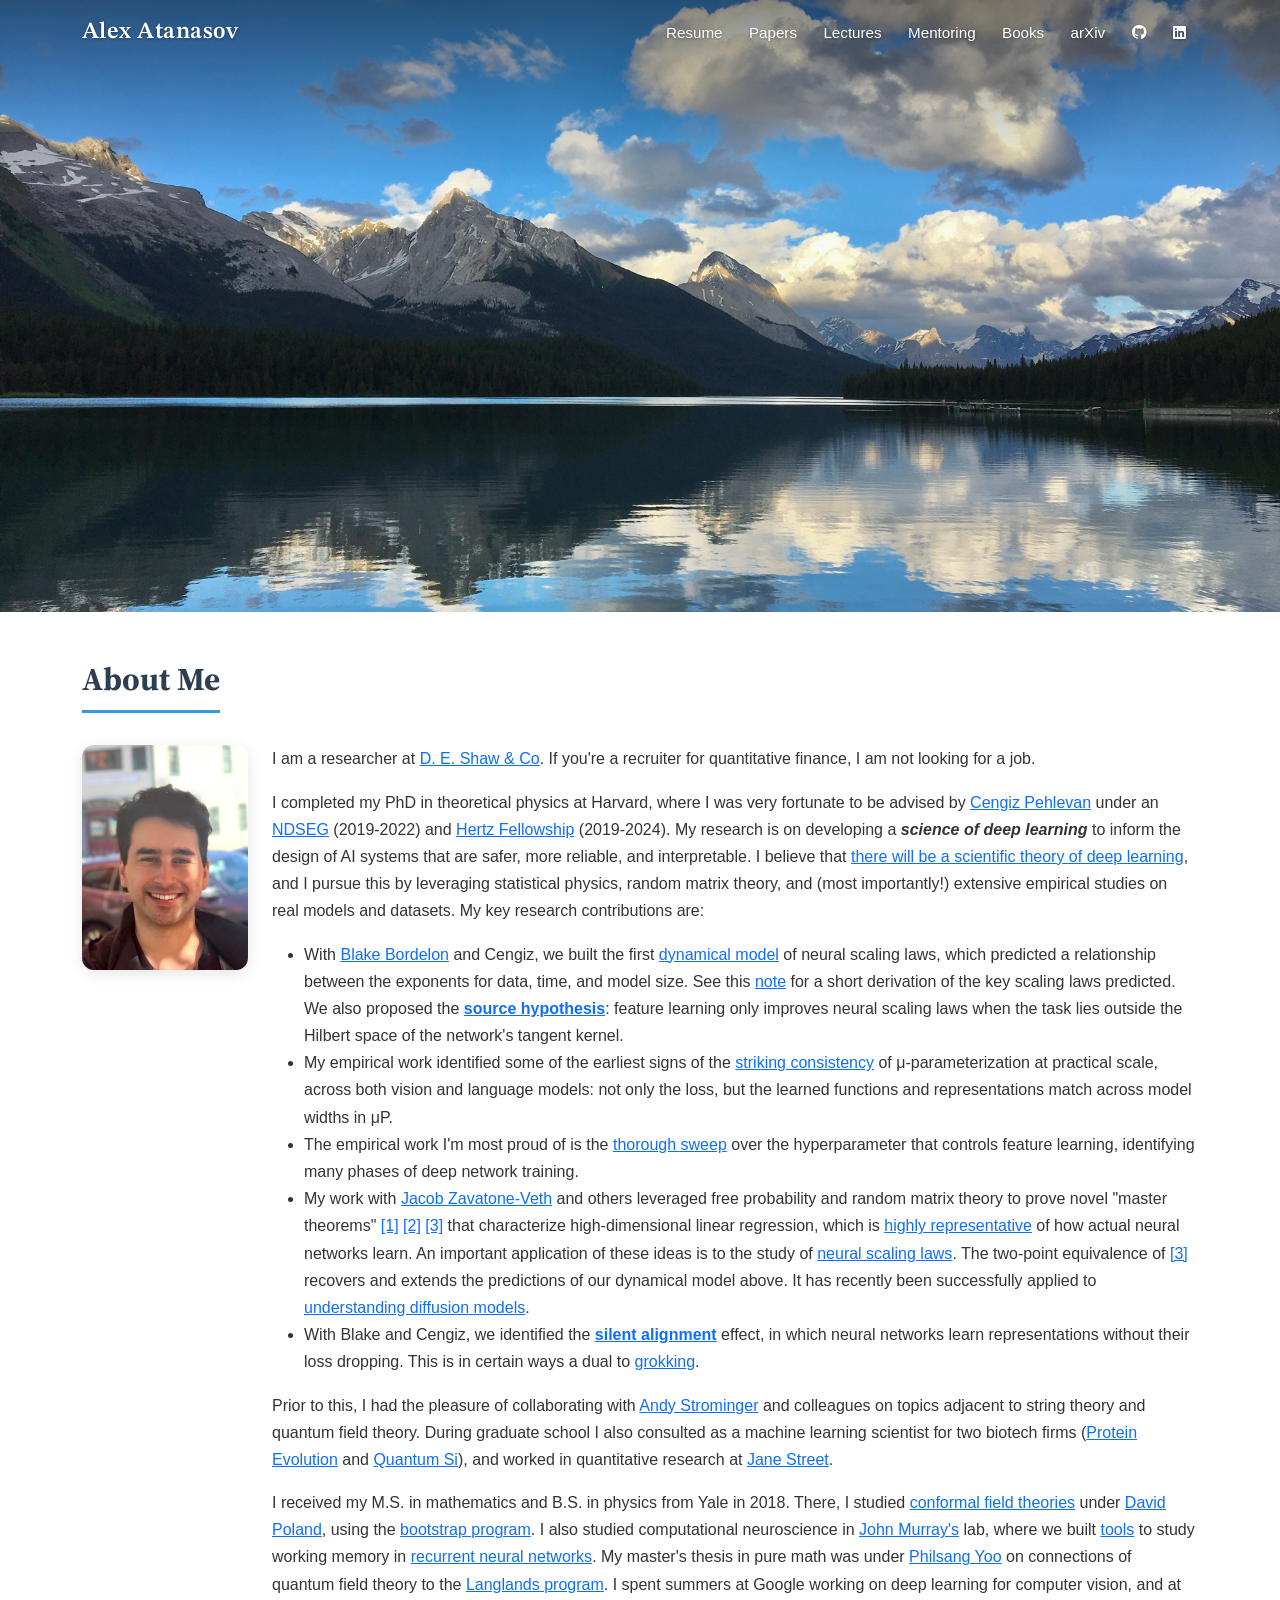
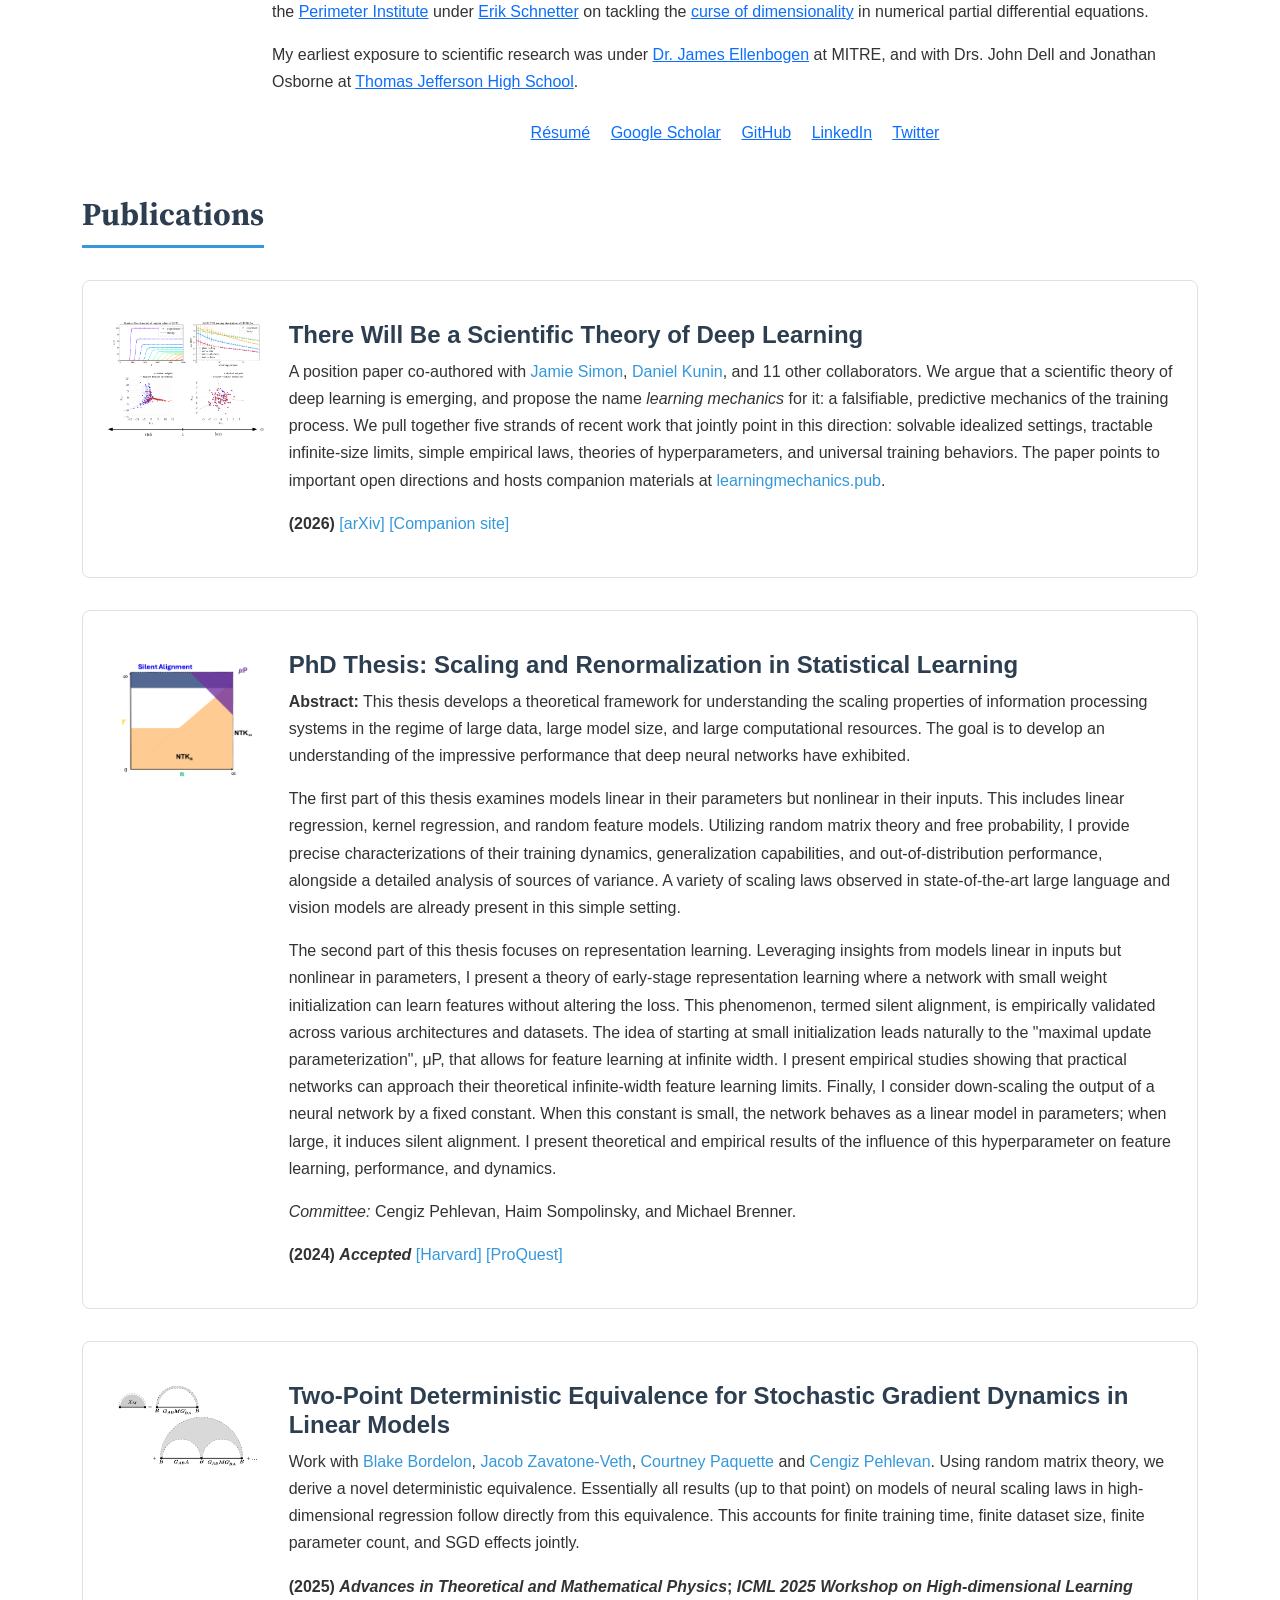
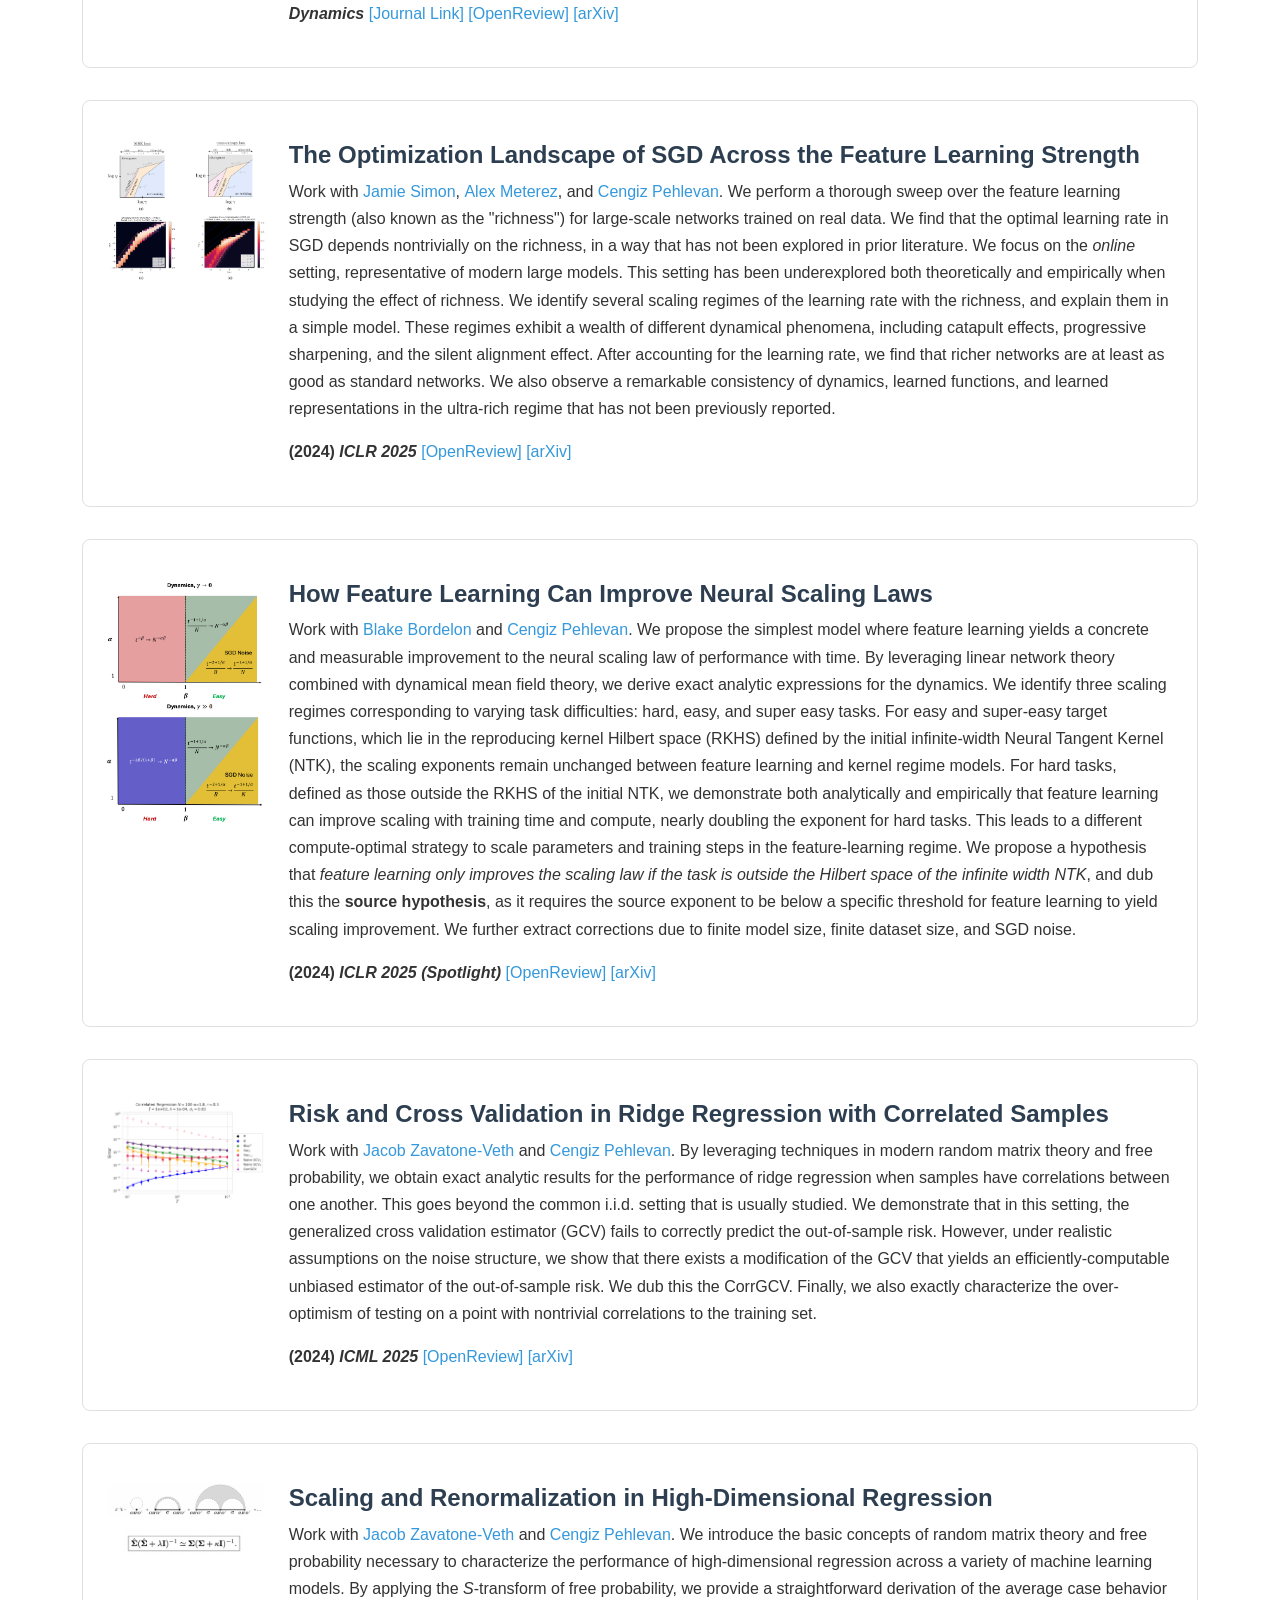
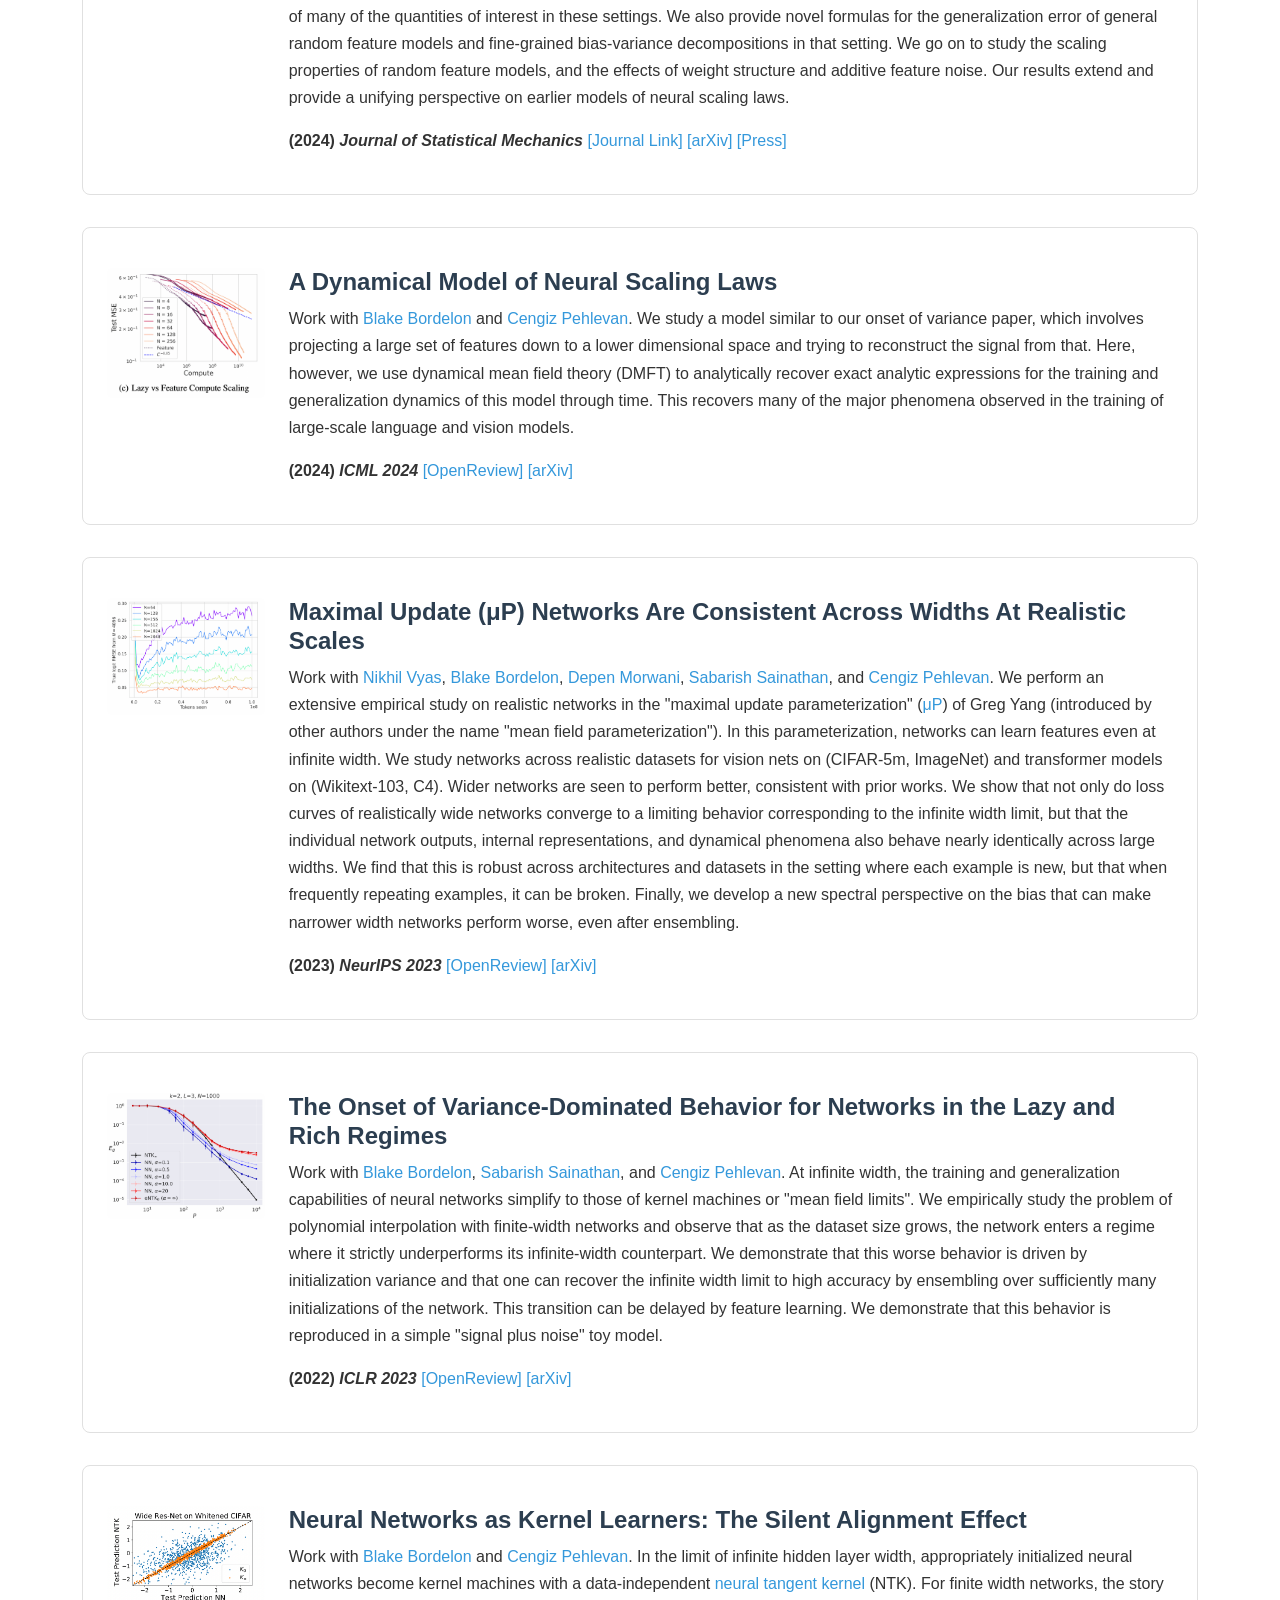
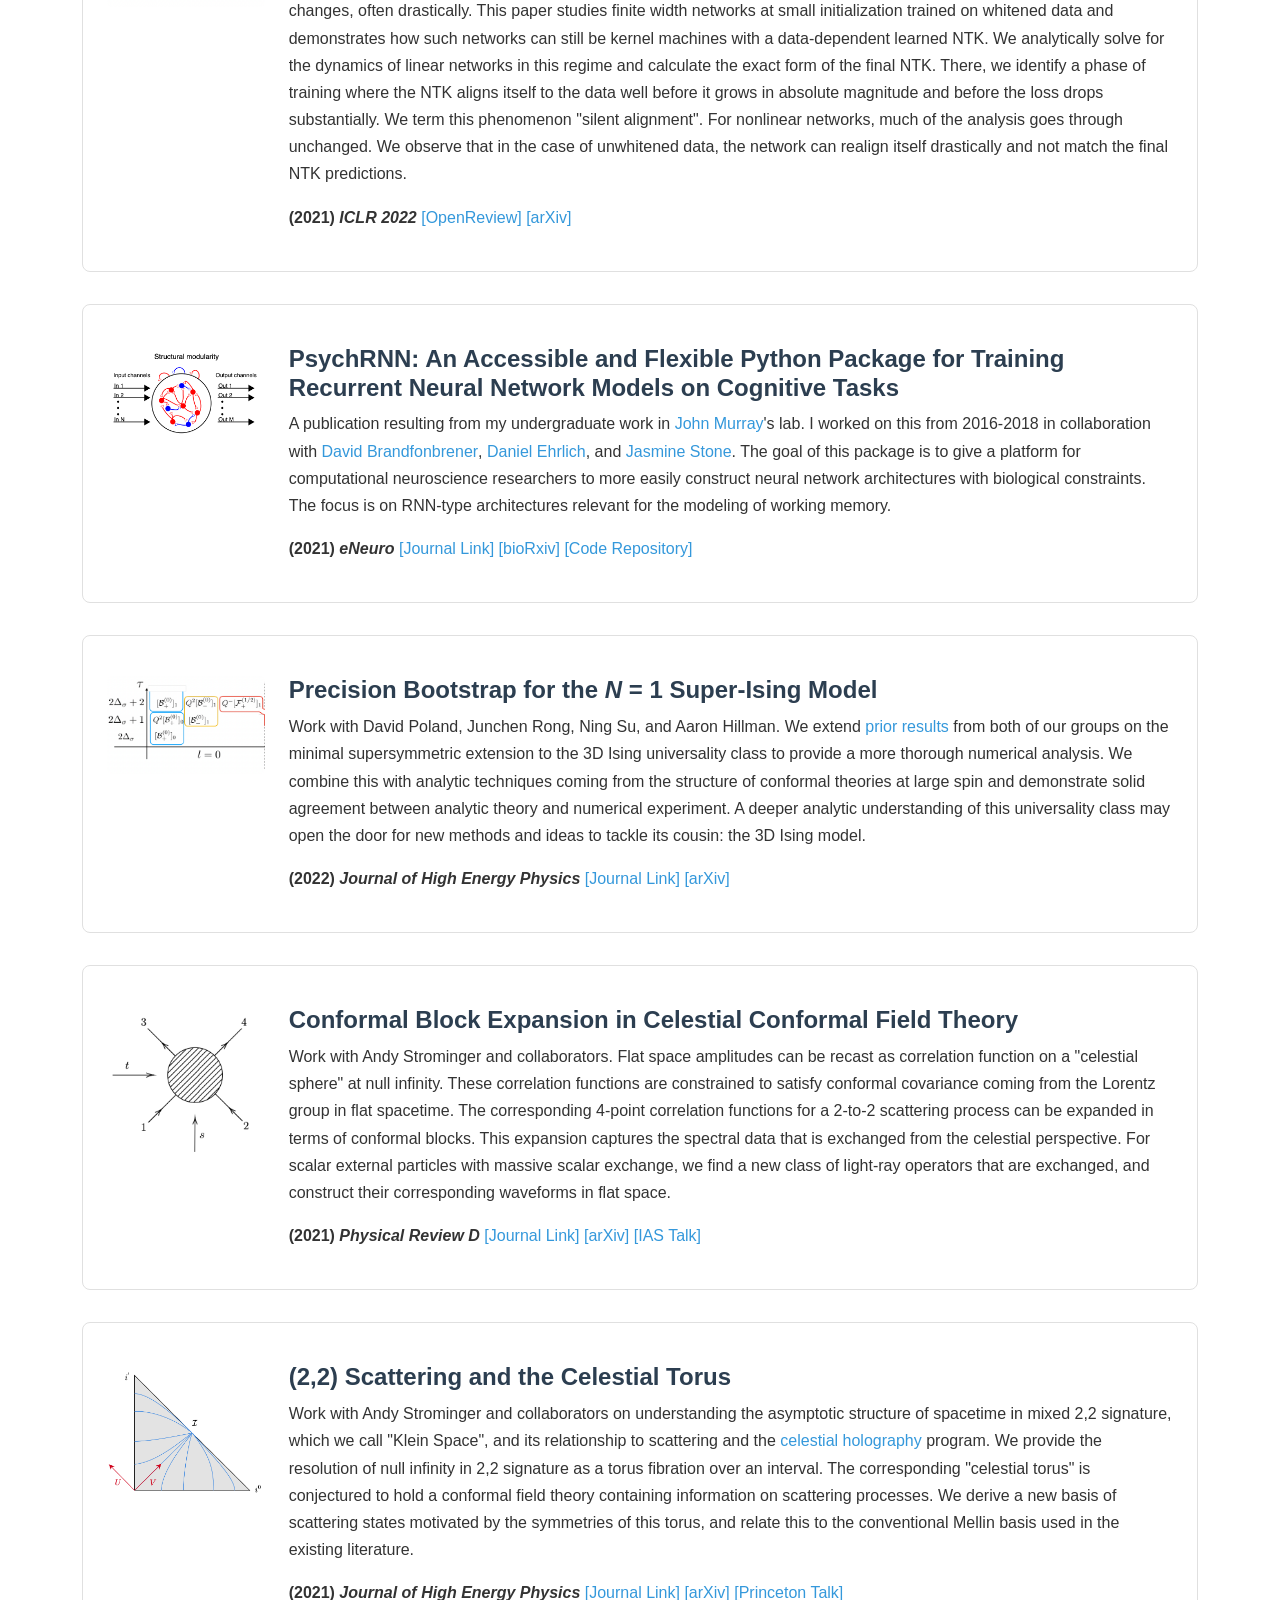
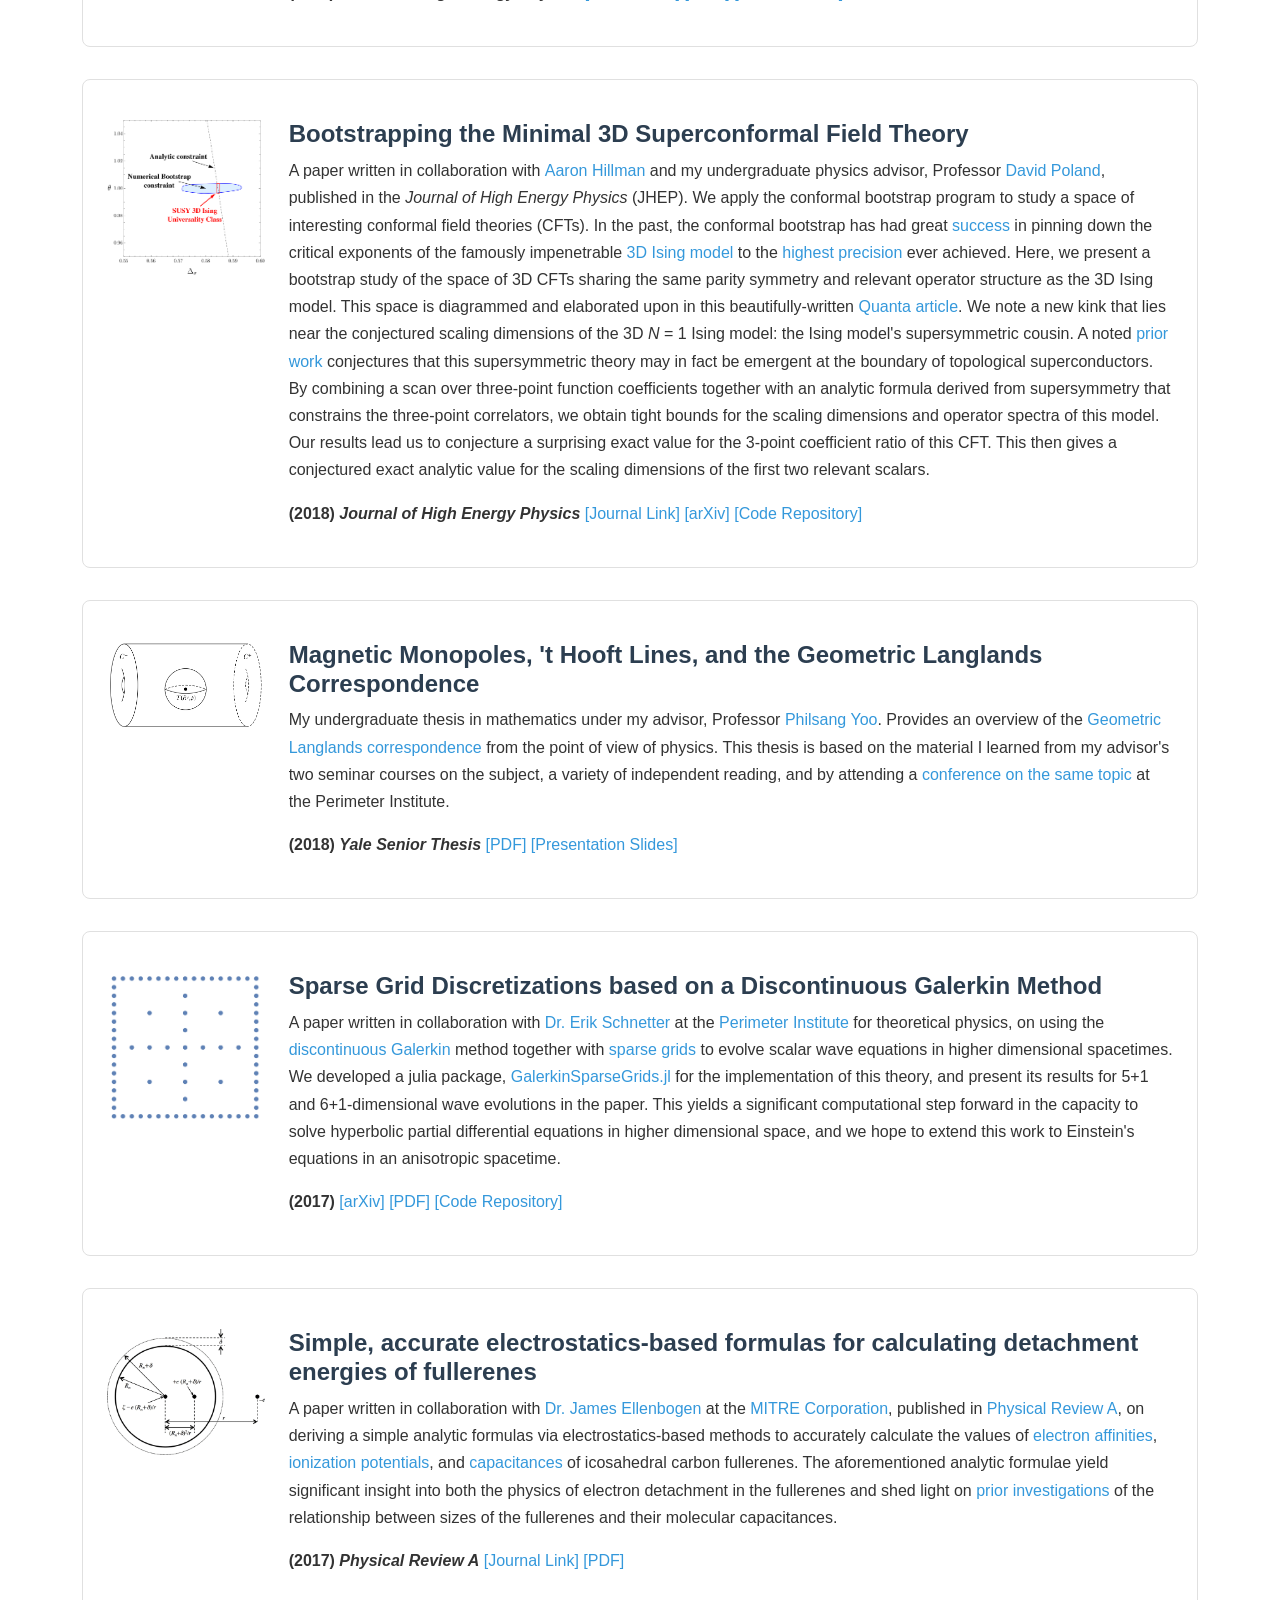
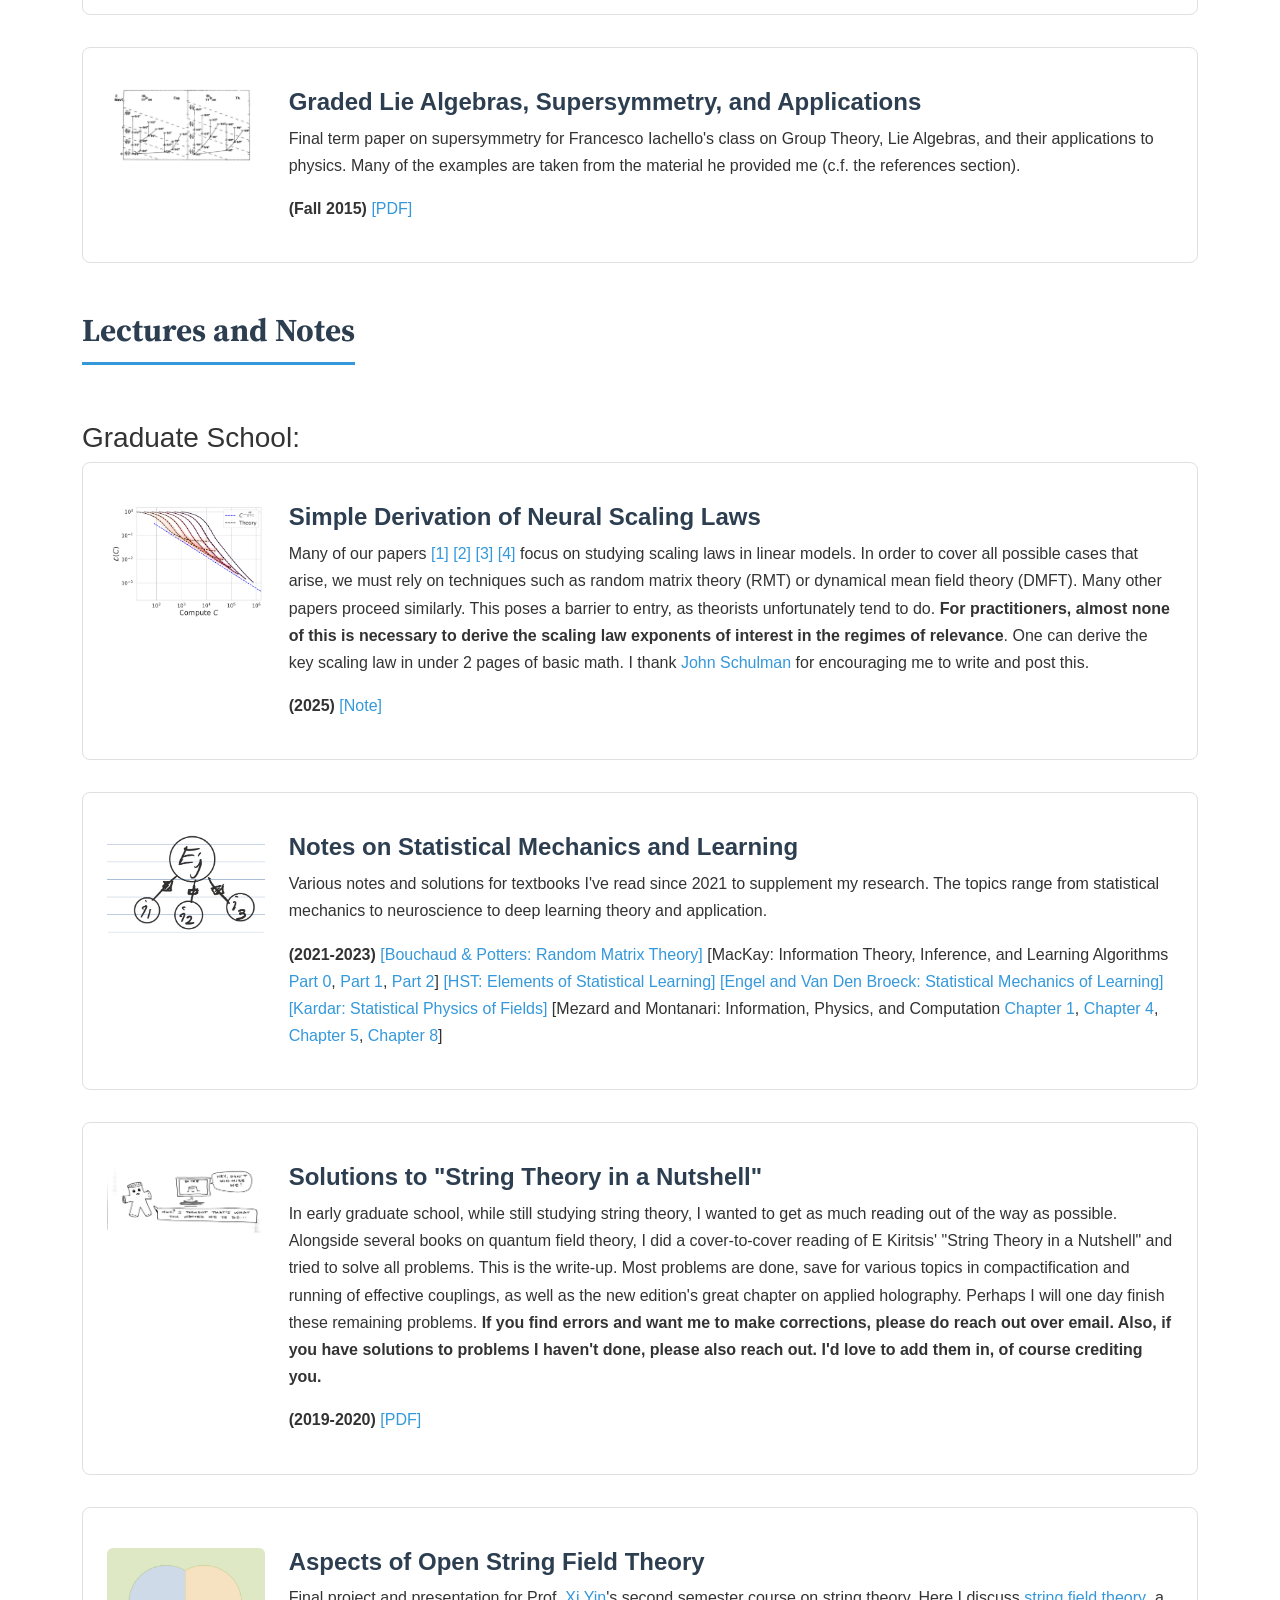
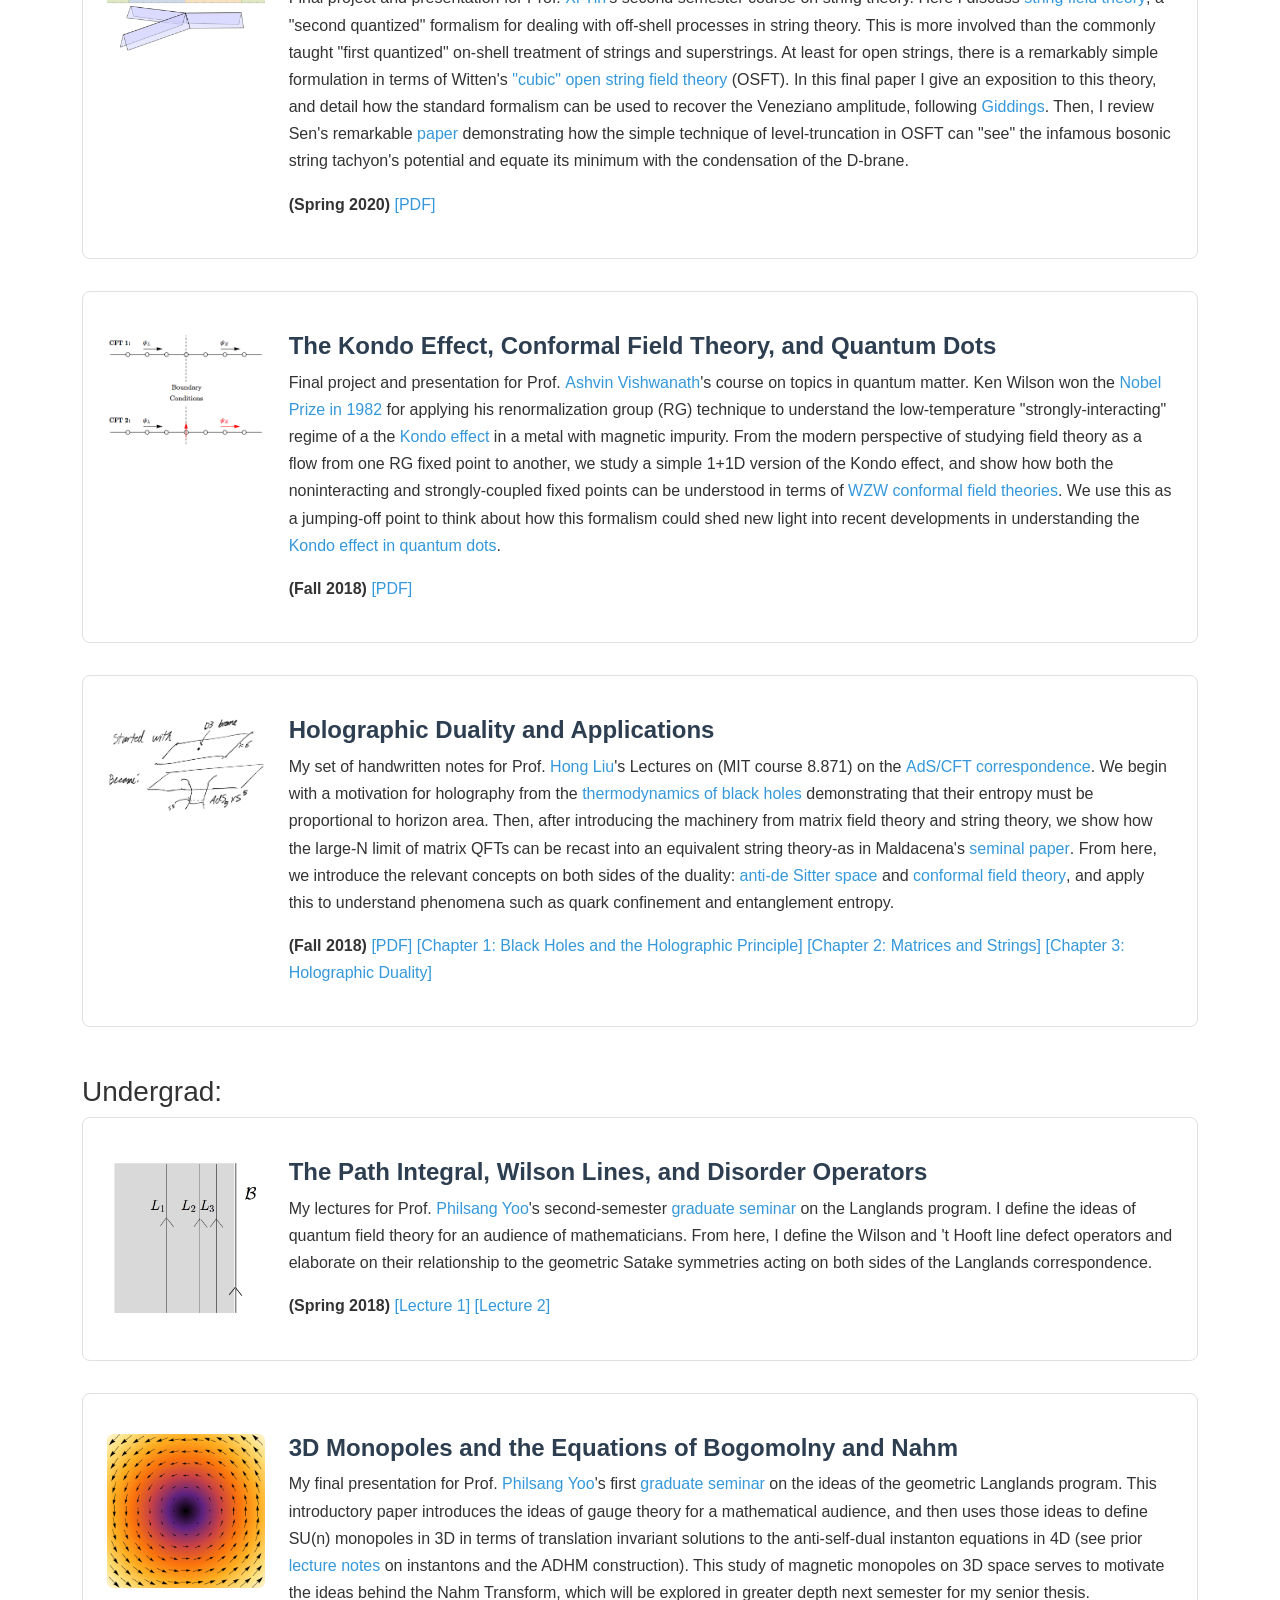
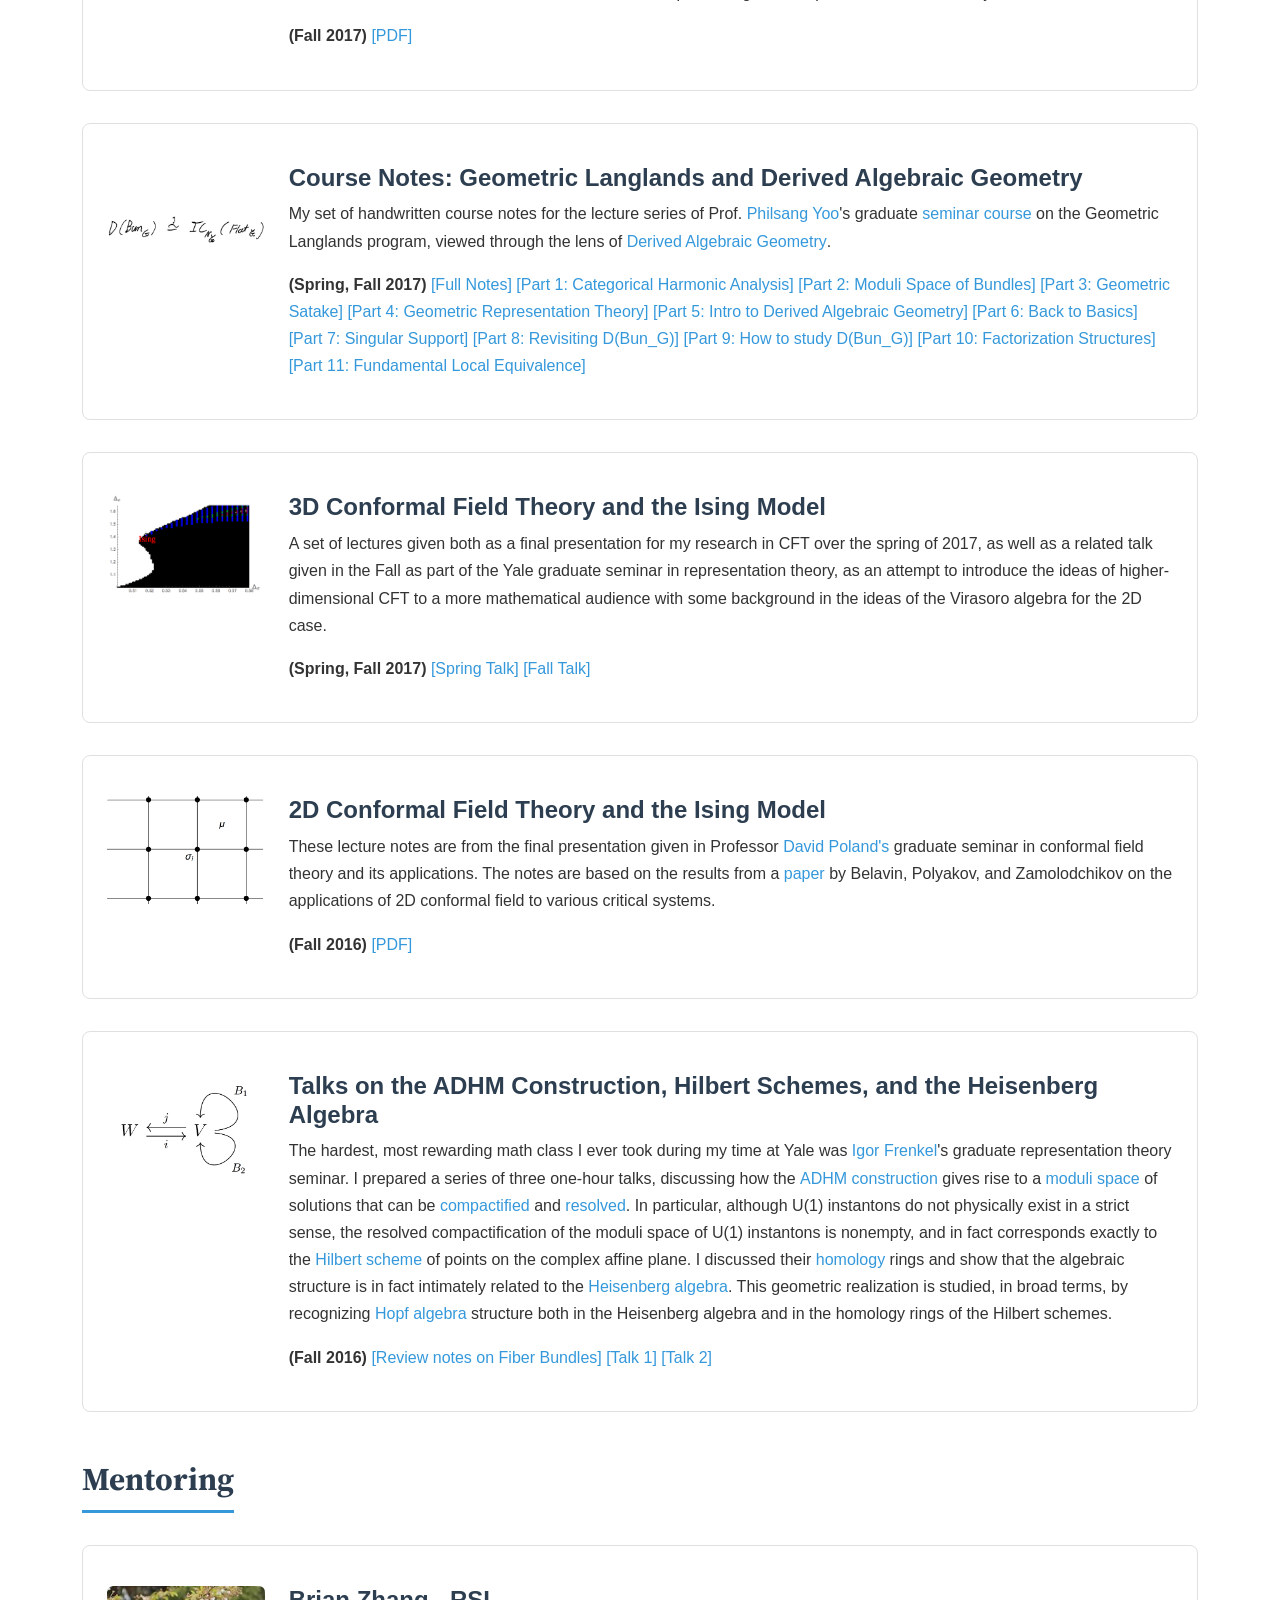
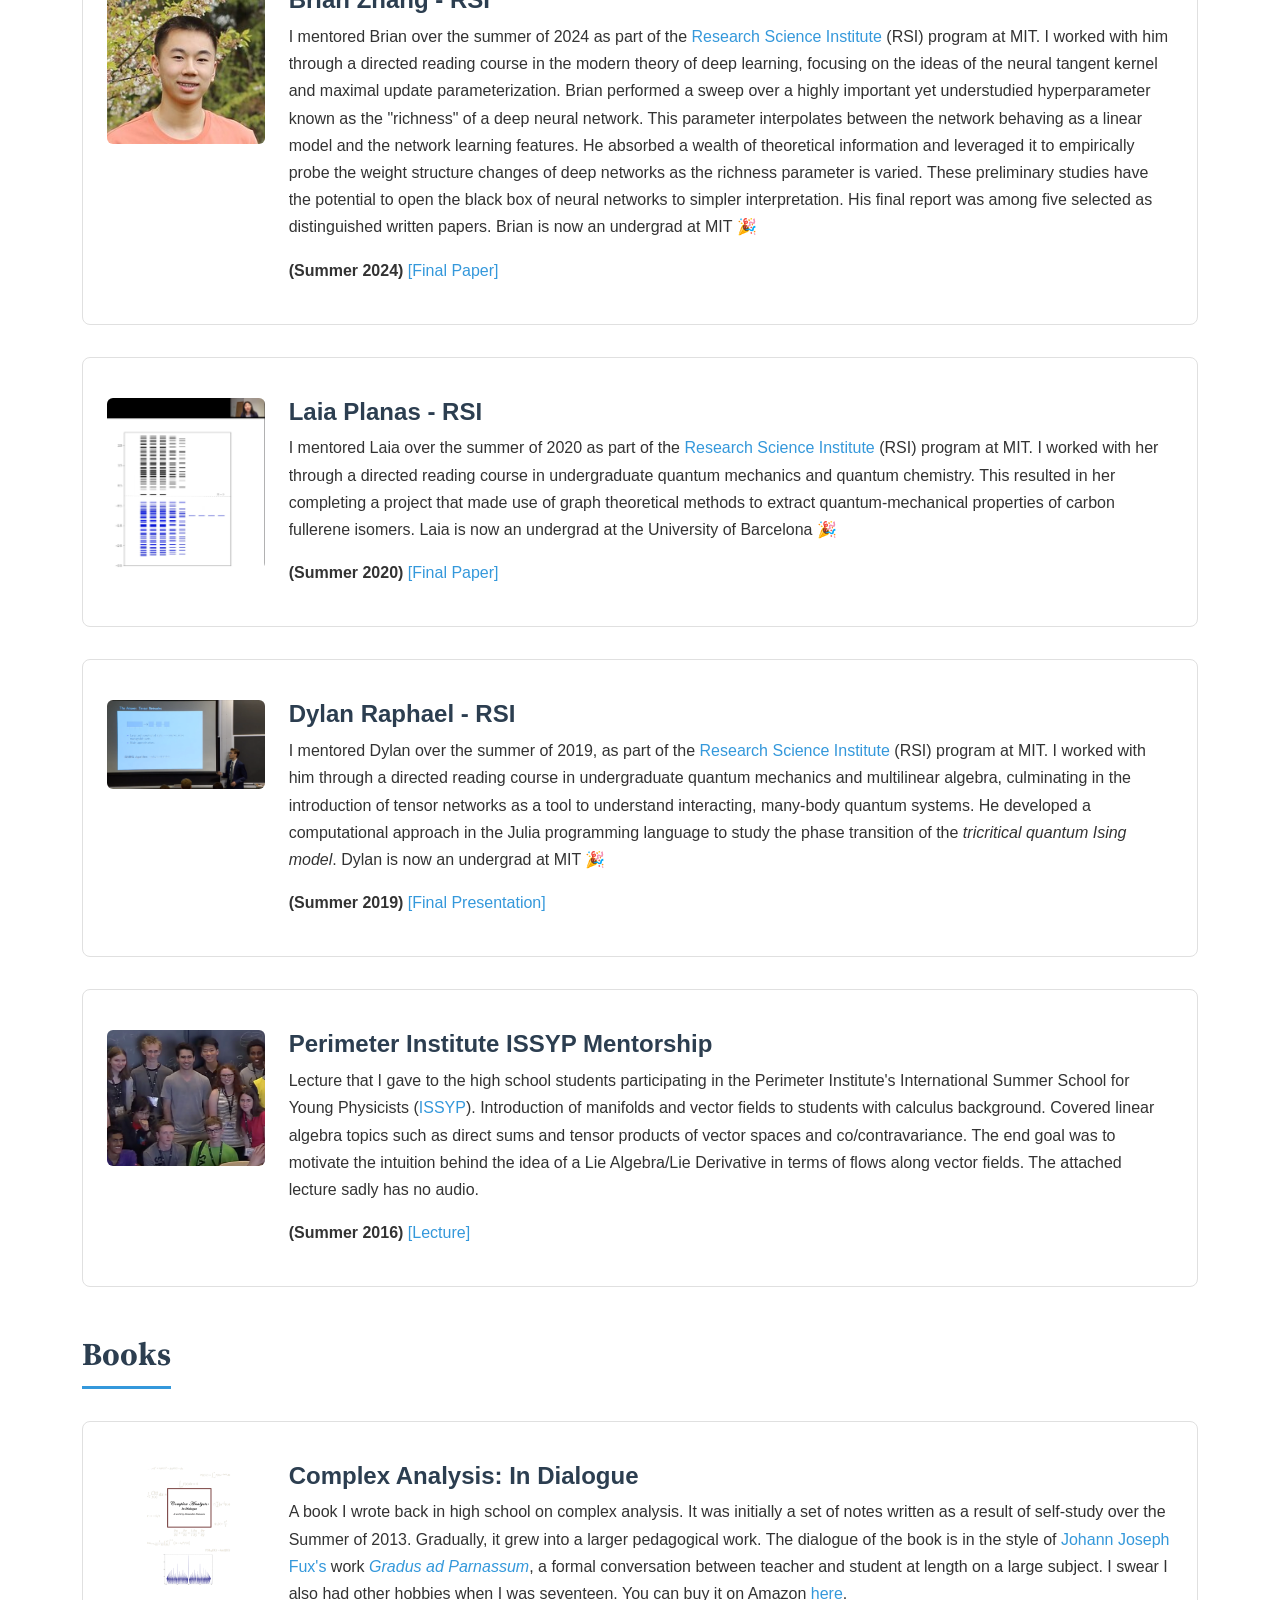
<file: index.html>
<!DOCTYPE html>
<html lang="en-us">
  <head>
    <meta charset="utf-8">
	<meta name="viewport" content="width=device-width, initial-scale=1.0">
    <title>Alex Atanasov</title>
    <meta name="description" content="Alex Atanasov — researcher developing a science of deep learning. PhD in theoretical physics from Harvard, advised by Cengiz Pehlevan. Work on neural scaling laws, the neural tangent kernel, and feature learning.">
    <meta name="author" content="Alex Atanasov">
    <link rel="canonical" href="https://abatanasov.github.io/">

    <!-- Open Graph -->
    <meta property="og:type" content="profile">
    <meta property="og:title" content="Alex Atanasov">
    <meta property="og:description" content="Researcher developing a science of deep learning. PhD in theoretical physics, Harvard.">
    <meta property="og:url" content="https://abatanasov.github.io/">
    <meta property="og:image" content="https://abatanasov.github.io/Files/Prof7.jpg">

    <!-- Twitter Card -->
    <meta name="twitter:card" content="summary">
    <meta name="twitter:title" content="Alex Atanasov">
    <meta name="twitter:description" content="Researcher developing a science of deep learning. PhD in theoretical physics, Harvard.">
    <meta name="twitter:image" content="https://abatanasov.github.io/Files/Prof7.jpg">

    <!-- JSON-LD Person schema -->
    <script type="application/ld+json">
    {
      "@context": "https://schema.org",
      "@type": "Person",
      "name": "Alex Atanasov",
      "url": "https://abatanasov.github.io/",
      "image": "https://abatanasov.github.io/Files/Prof7.jpg",
      "alumniOf": [
        {
          "@type": "CollegeOrUniversity",
          "name": "Harvard University"
        },
        {
          "@type": "CollegeOrUniversity",
          "name": "Yale University"
        }
      ],
      "sameAs": [
        "https://github.com/ABAtanasov",
        "https://scholar.google.com/citations?user=abMQRYIAAAAJ&hl=en",
        "https://www.linkedin.com/in/alexatanasov/",
        "https://arxiv.org/a/atanasov_a_1.html"
      ]
    }
    </script>

		<!-- Bootstrap 5 -->
		<link href="https://cdn.jsdelivr.net/npm/bootstrap@5.3.0/dist/css/bootstrap.min.css" rel="stylesheet">
		<!-- Font Awesome 6 -->
		<link rel="stylesheet" href="https://cdnjs.cloudflare.com/ajax/libs/font-awesome/6.4.0/css/all.min.css">
		<!-- Google Fonts -->
		<link href="https://fonts.googleapis.com/css2?family=Source+Serif+4:wght@600;700&family=STIX+Two+Text:wght@500;600&display=swap" rel="stylesheet">
		<style type="text/css">
		:root {
			--primary-color: #2c3e50;
			--accent-color: #3498db;
			--accent-color-dark: #2980b9;
			--text-dark: #333;
			--text-light: #666;
			--border-color: #e0e0e0;

			/* Light mode colors */
			--bg-primary: #ffffff;
			--bg-secondary: #f8f9fa;
			--card-bg: #ffffff;
			--card-border: #e0e0e0;
			--navbar-bg: rgba(50, 50, 50, 0.98);
			--navbar-text: #fff;
			--section-title: #2c3e50;
		}

		html {
			scroll-padding-top: 70px;
		}

		body {
			font-family: "Helvetica Neue", Helvetica, Arial, sans-serif;
			color: var(--text-dark);
			line-height: 1.7;
			background-color: var(--bg-primary);
			transition: background-color 0.3s ease, color 0.3s ease;
		}

		.hero-section {
		    position: relative;
		    background: linear-gradient(to bottom, rgba(0,0,0,0.45), rgba(0,0,0,0) 30%), url("Files/LandScape.JPG");
		    background-size: cover;
		    background-position: center;
		    height: 68vh;
		    min-height: 420px;
		    margin-bottom: 0;
		}

		.navbar {
			background: transparent !important;
			border-bottom: 1px solid transparent;
			padding: 0.5rem 0;
			transition: background-color 0.25s ease, border-color 0.25s ease, backdrop-filter 0.25s ease;
		}

		.navbar.scrolled {
			background: rgba(16, 20, 24, 0.72) !important;
			backdrop-filter: blur(16px) saturate(160%);
			-webkit-backdrop-filter: blur(16px) saturate(160%);
			border-bottom: 1px solid rgba(255, 255, 255, 0.08);
		}

		.navbar-brand, .nav-link {
			color: var(--navbar-text) !important;
			font-weight: 500;
			transition: color 0.3s ease;
		}

		.navbar-brand {
			font-family: 'STIX Two Text', 'Times New Roman', serif;
			font-size: 1.45rem;
			font-weight: 600;
			letter-spacing: 0.02em;
			text-shadow: 0 1px 3px rgba(0,0,0,0.35);
		}

		.navbar-nav {
			gap: 0.15rem;
		}

		.nav-link {
			padding: 0.35rem 0.75rem !important;
			border-radius: 6px;
			font-size: 0.95rem;
			text-shadow: 0 1px 3px rgba(0,0,0,0.35);
		}

		.nav-link:hover {
			background: rgba(255, 255, 255, 0.1);
		}

		.navbar .navbar-collapse.show,
		.navbar .navbar-collapse.collapsing {
			background: rgba(16, 20, 24, 0.92);
			backdrop-filter: blur(16px);
			-webkit-backdrop-filter: blur(16px);
			border-radius: 10px;
			padding: 0.5rem 1rem;
			margin-top: 0.5rem;
		}

		.nav-link:hover {
			color: var(--accent-color) !important;
		}

		.navbar-toggler {
			border-color: rgba(255, 255, 255, 0.3);
		}

		.navbar-toggler-icon {
			background-image: url("data:image/svg+xml,%3csvg xmlns='http://www.w3.org/2000/svg' viewBox='0 0 30 30'%3e%3cpath stroke='rgba%28255, 255, 255, 0.8%29' stroke-linecap='round' stroke-miterlimit='10' stroke-width='2' d='M4 7h22M4 15h22M4 23h22'/%3e%3c/svg%3e");
		}

		.section-title {
			font-family: 'Source Serif 4', Georgia, serif;
			font-weight: 700;
			color: var(--section-title);
			margin-bottom: 2rem;
			padding-bottom: 0.75rem;
			border-bottom: 3px solid var(--accent-color);
			display: inline-block;
		}

		.publication-card {
			border: 1px solid var(--card-border);
			border-radius: 8px;
			padding: 1.5rem;
			margin-bottom: 2rem;
			transition: transform 0.3s ease, box-shadow 0.3s ease;
			background: var(--card-bg);
		}

		.publication-card:hover {
			transform: translateY(-4px);
			box-shadow: 0 8px 20px rgba(0,0,0,0.1);
		}

		.publication-card img {
			border-radius: 6px;
			width: 100%;
			height: auto;
			margin-top: 1rem;
		}

		.publication-card h3 {
			color: var(--primary-color);
			font-weight: 600;
			font-size: 1.5rem;
			margin-top: 1rem;
		}

		.publication-card a {
			color: var(--accent-color);
			text-decoration: none;
			font-weight: 500;
		}

		.publication-card a:hover {
			text-decoration: underline;
		}

		.profile-img {
			border-radius: 12px;
			box-shadow: 0 4px 15px rgba(0,0,0,0.1);
		}

		.btn-custom {
			background: var(--accent-color);
			color: white;
			border: none;
			padding: 0.5rem 1.5rem;
			border-radius: 6px;
			font-weight: 500;
			transition: background 0.3s ease;
		}

		.btn-custom:hover {
			background: var(--accent-color-dark);
		}

		footer {
			background: var(--bg-secondary);
			padding: 2rem 0;
			margin-top: 4rem;
			border-top: 1px solid var(--border-color);
		}

		/* Mobile responsive hero */
		@media (max-width: 768px) {
			.hero-section {
				height: 45vh;
				min-height: 280px;
			}

			.publication-card img {
				width: 80%;
				height: auto;
			}

			.profile-img {
				max-width: 200px;
				display: block;
				margin: 0 auto;
			}
		}
		</style>
  </head>
	<!-- ********** #000 url("http://www.thebarefootnomad.com/wp-content/uploads/2013/10/Sunset-in-Sozopol-Bulgaria-by-Ivailo-Djilianov-on-Flickr1.jpg") center center; ************ -->	
		
	
<!-- ********************** Navbar ******************* -->
<nav class="navbar navbar-expand-lg navbar-light fixed-top">
	<div class="container">
		<a class="navbar-brand" href="#">Alex Atanasov</a>
		<button class="navbar-toggler" type="button" data-bs-toggle="collapse" data-bs-target="#navbarNav">
			<span class="navbar-toggler-icon"></span>
		</button>
		<div class="collapse navbar-collapse" id="navbarNav">
			<ul class="navbar-nav ms-auto">
				<li class="nav-item"><a class="nav-link" href="Files/Resume 2026.pdf">Resume</a></li>
				<li class="nav-item"><a class="nav-link" href="#papers">Papers</a></li>
				<li class="nav-item"><a class="nav-link" href="#lectures">Lectures</a></li>
				<li class="nav-item"><a class="nav-link" href="#mentoring">Mentoring</a></li>
				<li class="nav-item"><a class="nav-link" href="#books">Books</a></li>
				<li class="nav-item"><a class="nav-link" href="https://arxiv.org/a/atanasov_a_1.html">arXiv</a></li>
				<li class="nav-item"><a class="nav-link" href="https://github.com/abatanasov"><i class="fa-brands fa-github"></i></a></li>
				<li class="nav-item"><a class="nav-link" href="http://linkedin.com/in/alexatanasov"><i class="fa-brands fa-linkedin"></i></a></li>
			</ul>
		</div>
	</div>
</nav>

<!-- *************** Hero Section ***************** -->
<header class="hero-section">
	<h1 class="visually-hidden">Alex Atanasov</h1>
</header>

<main>

<!-- *************** About Me ***************** -->
<div id="about" class="container my-5">
	<h2 class="section-title">About Me</h2>
	<div class="row">
		<div class="col-12 col-sm-4 col-md-2 mb-4">
			<img class="img-fluid profile-img" src="Files/Prof7.jpg" alt="Alex Atanasov">
		</div>
		<div class="col-12 col-sm-8 col-md-10">
			
		
<!-- <h3 class="media-heading">Overview:</h3> -->
	<p> I am a researcher at <a href="https://www.deshaw.com/" target="_blank" rel="noopener noreferrer">D. E. Shaw &amp; Co</a>. If you're a recruiter for quantitative finance, I am not looking for a job.
	</p>

	<p> I completed my PhD in theoretical physics at Harvard, where I was very fortunate to be advised by <a href="https://kempnerinstitute.harvard.edu/people/our-people/cengiz-pehlevan/" target="_blank" rel="noopener noreferrer">Cengiz Pehlevan</a> under an <a href="https://ndseg.sysplus.com/NDSEG/Awardees/FY2019" target="_blank" rel="noopener noreferrer">NDSEG</a> (2019-2022) and <a href="https://www.hertzfoundation.org/people/alexander-atanasov/" target="_blank" rel="noopener noreferrer">Hertz Fellowship</a> (2019-2024). My research is on developing a <strong><em>science of deep learning</em></strong> to inform the design of AI systems that are safer, more reliable, and interpretable. I believe that <a href="https://arxiv.org/abs/2604.21691" target="_blank" rel="noopener noreferrer">there will be a scientific theory of deep learning</a>, and I pursue this by leveraging statistical physics, random matrix theory, and (most importantly!) extensive empirical studies on real models and datasets. My key research contributions are:
	</p>
	<ul>
		<li>With <a href="https://blakebordelon.github.io/" target="_blank" rel="noopener noreferrer">Blake Bordelon</a> and Cengiz, we built the first <a href="https://arxiv.org/abs/2402.01092" target="_blank" rel="noopener noreferrer">dynamical model</a> of neural scaling laws, which predicted a relationship between the exponents for data, time, and model size. See this <a href="Files/Scaling_Laws_Note.pdf">note</a> for a short derivation of the key scaling laws predicted. We also proposed the <strong><a href="https://arxiv.org/abs/2409.17858" target="_blank" rel="noopener noreferrer">source hypothesis</a></strong>: feature learning only improves neural scaling laws when the task lies outside the Hilbert space of the network's tangent kernel.</li>
		<li>My empirical work identified some of the earliest signs of the <a href="https://arxiv.org/abs/2305.18411" target="_blank" rel="noopener noreferrer">striking consistency</a> of μ-parameterization at practical scale, across both vision and language models: not only the loss, but the learned functions and representations match across model widths in μP.</li>
		<li>The empirical work I'm most proud of is the <a href="https://arxiv.org/abs/2410.04642" target="_blank" rel="noopener noreferrer">thorough sweep</a> over the hyperparameter that controls feature learning, identifying many phases of deep network training.</li>
		<li>My work with <a href="https://jzv.io/" target="_blank" rel="noopener noreferrer">Jacob Zavatone-Veth</a> and others leveraged free probability and random matrix theory to prove novel "master theorems" <a href="https://arxiv.org/abs/2405.00592" target="_blank" rel="noopener noreferrer">[1]</a> <a href="https://arxiv.org/abs/2408.04607" target="_blank" rel="noopener noreferrer">[2]</a> <a href="https://arxiv.org/abs/2502.05074" target="_blank" rel="noopener noreferrer">[3]</a> that characterize high-dimensional linear regression, which is <a href="https://arxiv.org/abs/2203.06176" target="_blank" rel="noopener noreferrer">highly representative</a> of how actual neural networks learn. An important application of these ideas is to the study of <a href="https://en.wikipedia.org/wiki/Neural_scaling_law" target="_blank" rel="noopener noreferrer">neural scaling laws</a>. The two-point equivalence of <a href="https://arxiv.org/abs/2502.05074" target="_blank" rel="noopener noreferrer">[3]</a> recovers and extends the predictions of our dynamical model above. It has recently been successfully applied to <a href="https://icml.cc/virtual/2026/oral/71191" target="_blank" rel="noopener noreferrer">understanding diffusion models</a>.</li>

		<li>With Blake and Cengiz, we identified the <strong><a href="https://arxiv.org/abs/2111.00034" target="_blank" rel="noopener noreferrer">silent alignment</a></strong> effect, in which neural networks learn representations without their loss dropping. This is in certain ways a dual to <a href="https://en.wikipedia.org/wiki/Grokking_(machine_learning)" target="_blank" rel="noopener noreferrer">grokking</a>. </li>

	</ul>
	<p>
		Prior to this, I had the pleasure of collaborating with <a href="https://www.physics.harvard.edu/people/facpages/strominger" target="_blank" rel="noopener noreferrer">Andy Strominger</a> and colleagues on topics adjacent to string theory and quantum field theory. During graduate school I also consulted as a machine learning scientist for two biotech firms (<a href="https://protein-evolution.com/" target="_blank" rel="noopener noreferrer">Protein Evolution</a> and <a href="https://www.quantum-si.com/" target="_blank" rel="noopener noreferrer">Quantum Si</a>), and worked in quantitative research at <a href="https://www.janestreet.com/quantitative-research/" target="_blank" rel="noopener noreferrer">Jane Street</a>.
	</p>
	<p>
	I received my M.S. in mathematics and B.S. in physics from Yale in 2018.
	There, I studied <a href=https://en.wikipedia.org/wiki/Conformal_field_theory target="_blank" rel="noopener noreferrer">conformal field theories</a> under <a href=https://www.ias.edu/scholars/david-poland target="_blank" rel="noopener noreferrer">David Poland</a>, using the <a href=http://bootstrapcollaboration.com/ target="_blank" rel="noopener noreferrer">bootstrap program</a>. I also studied computational neuroscience in <a href="https://murraylab.org/" target="_blank" rel="noopener noreferrer">John Murray's</a> lab, where we built <a href="https://github.com/murraylab/PsychRNN" target="_blank" rel="noopener noreferrer">tools</a> to study working memory in <a href="https://en.wikipedia.org/wiki/Recurrent_neural_network" target="_blank" rel="noopener noreferrer">recurrent neural networks</a>. My master's thesis in pure math was under <a href=https://sites.google.com/site/philsangyoo/home target="_blank" rel="noopener noreferrer">Philsang Yoo</a> on connections of quantum field theory to the <a href="https://ncatlab.org/nlab/show/geometric+Langlands+correspondence">Langlands program</a>. I spent summers at Google working on deep learning for computer vision, and at the <a href="http://perimeterinstitute.ca/" target="_blank" rel="noopener noreferrer">Perimeter Institute</a> under <a href="https://perimeterinstitute.ca/people/erik-schnetter" target="_blank" rel="noopener noreferrer">Erik Schnetter</a> on tackling the <a href="https://en.wikipedia.org/wiki/Curse_of_dimensionality" target="_blank" rel="noopener noreferrer">curse of dimensionality</a> in numerical partial differential equations.
	</p>

	<p>My earliest exposure to scientific research was under <a href="http://www2.mitre.org/tech/nanotech/ourwork/staff.html" target="_blank" rel="noopener noreferrer">Dr. James Ellenbogen</a> at MITRE, and with Drs. John Dell and Jonathan Osborne at <a href="https://en.wikipedia.org/wiki/Thomas_Jefferson_High_School_for_Science_and_Technology">Thomas Jefferson High School</a>. 
	</p>
	
	
	

			<div class="text-center mt-4">
				<a href="Files/Resume 2026.pdf" class="me-3">Résumé</a>
				<a href="https://scholar.google.com/citations?user=abMQRYIAAAAJ&hl=en" class="me-3">Google Scholar</a>
				<a href="https://github.com/ABAtanasov" class="me-3">GitHub</a>
				<a href="https://www.linkedin.com/in/alexatanasov/" class="me-3">LinkedIn</a>
				<a href="https://x.com/ABAtanasov">Twitter</a>
			</div>
		</div>
	</div>
</div>
			
<!-- *************** Papers ***************** -->
<div id="papers" class="container my-5">
	<h2 class="section-title">Publications</h2>


	<div class="publication-card">
		<div class="row">
			<div class="col-12 col-sm-4 col-md-2">
				<img src="Files/LearningMechanics.png" alt="There Will Be a Scientific Theory of Deep Learning">
			</div>
			<div class="col-12 col-sm-8 col-md-10">
				<h3>There Will Be a Scientific Theory of Deep Learning</h3>
				<p>A position paper co-authored with <a href="https://james-simon.github.io/" target="_blank" rel="noopener noreferrer">Jamie Simon</a>, <a href="https://daniel-kunin.com/" target="_blank" rel="noopener noreferrer">Daniel Kunin</a>, and 11 other collaborators. We argue that a scientific theory of deep learning is emerging, and propose the name <em>learning mechanics</em> for it: a falsifiable, predictive mechanics of the training process. We pull together five strands of recent work that jointly point in this direction: solvable idealized settings, tractable infinite-size limits, simple empirical laws, theories of hyperparameters, and universal training behaviors. The paper points to important open directions and hosts companion materials at <a href="https://learningmechanics.pub" target="_blank" rel="noopener noreferrer">learningmechanics.pub</a>.</p>
				<p><strong>(2026)</strong>
					<a href="https://arxiv.org/abs/2604.21691">[arXiv]</a>
					<a href="https://learningmechanics.pub">[Companion site]</a>
				</p>
			</div>
		</div>
	</div>


	<div class="publication-card">
		<div class="row">
			<div class="col-12 col-sm-4 col-md-2">
				<img src="Files/PhasePlotThesis.png" alt="PhD Thesis">
			</div>
			<div class="col-12 col-sm-8 col-md-10">
				<h3>PhD Thesis: Scaling and Renormalization in Statistical Learning</h3>
				<p><strong>Abstract:</strong> This thesis develops a theoretical framework for understanding the scaling properties of information processing systems in the regime of large data, large model size, and large computational resources. The goal is to develop an understanding of the impressive performance that deep neural networks have exhibited.</p>

				<p>The first part of this thesis examines models linear in their parameters but nonlinear in their inputs. This includes linear regression, kernel regression, and random feature models. Utilizing random matrix theory and free probability, I provide precise characterizations of their training dynamics, generalization capabilities, and out-of-distribution performance, alongside a detailed analysis of sources of variance. A variety of scaling laws observed in state-of-the-art large language and vision models are already present in this simple setting.</p>

				<p>The second part of this thesis focuses on representation learning. Leveraging insights from models linear in inputs but nonlinear in parameters, I present a theory of early-stage representation learning where a network with small weight initialization can learn features without altering the loss. This phenomenon, termed silent alignment, is empirically validated across various architectures and datasets. The idea of starting at small initialization leads naturally to the "maximal update parameterization", μP, that allows for feature learning at infinite width. I present empirical studies showing that practical networks can approach their theoretical infinite-width feature learning limits. Finally, I consider down-scaling the output of a neural network by a fixed constant. When this constant is small, the network behaves as a linear model in parameters; when large, it induces silent alignment. I present theoretical and empirical results of the influence of this hyperparameter on feature learning, performance, and dynamics.</p>

				<p><em>Committee:</em> Cengiz Pehlevan, Haim Sompolinsky, and Michael Brenner.</p>

				<p><strong>(2024) <em>Accepted</em></strong>
					<a href="https://dash.harvard.edu/entities/publication/7df32c32-79fb-435b-b0c0-71e134dee5e8">[Harvard]</a>
					<a href="https://www.proquest.com/docview/3130536009">[ProQuest]</a>
				</p>
			</div>
		</div>
	</div>


	<div class="publication-card">
		<div class="row">
			<div class="col-12 col-sm-4 col-md-2">
				<img src="Files/2pt.png" alt="Two-Point Deterministic Equivalence">
			</div>
			<div class="col-12 col-sm-8 col-md-10">
				<h3>Two-Point Deterministic Equivalence for Stochastic Gradient Dynamics in Linear Models</h3>
				<p>Work with <a href="https://blakebordelon.github.io/" target="_blank" rel="noopener noreferrer">Blake Bordelon</a>, <a href="https://jzv.io/" target="_blank" rel="noopener noreferrer">Jacob Zavatone-Veth</a>, <a href="https://cypaquette.github.io/" target="_blank" rel="noopener noreferrer">Courtney Paquette</a> and <a href="https://pehlevan.seas.harvard.edu/people/cengiz-pehlevan" target="_blank" rel="noopener noreferrer">Cengiz Pehlevan</a>. Using random matrix theory, we derive a novel deterministic equivalence. Essentially all results (up to that point) on models of neural scaling laws in high-dimensional regression follow directly from this equivalence. This accounts for finite training time, finite dataset size, finite parameter count, and SGD effects jointly.</p>
				<p><strong>(2025) <em>Advances in Theoretical and Mathematical Physics</em>; <em>ICML 2025 Workshop on High-dimensional Learning Dynamics</em></strong>
					<a href="https://intlpress.com/JDetail/2043359039483547650">[Journal Link]</a>
					<a href="https://openreview.net/forum?id=iAv9sDEeuE">[OpenReview]</a>
					<a href="https://arxiv.org/abs/2502.05074">[arXiv]</a>
				</p>
			</div>
		</div>
	</div>


	<div class="publication-card">
		<div class="row">
			<div class="col-12 col-sm-4 col-md-2">
				<img src="Files/GammaSweep.png" alt="The Optimization Landscape of SGD">
			</div>
			<div class="col-12 col-sm-8 col-md-10">
				<h3>The Optimization Landscape of SGD Across the Feature Learning Strength</h3>
				<p>Work with <a href="https://james-simon.github.io/" target="_blank" rel="noopener noreferrer">Jamie Simon</a>, <a href="https://alexandrumeterez.github.io/" target="_blank" rel="noopener noreferrer">Alex Meterez</a>, and <a href="https://pehlevan.seas.harvard.edu/people/cengiz-pehlevan" target="_blank" rel="noopener noreferrer">Cengiz Pehlevan</a>. We perform a thorough sweep over the feature learning strength (also known as the "richness") for large-scale networks trained on real data. We find that the optimal learning rate in SGD depends nontrivially on the richness, in a way that has not been explored in prior literature. We focus on the <em>online</em> setting, representative of modern large models. This setting has been underexplored both theoretically and empirically when studying the effect of richness. We identify several scaling regimes of the learning rate with the richness, and explain them in a simple model. These regimes exhibit a wealth of different dynamical phenomena, including catapult effects, progressive sharpening, and the silent alignment effect. After accounting for the learning rate, we find that richer networks are at least as good as standard networks. We also observe a remarkable consistency of dynamics, learned functions, and learned representations in the ultra-rich regime that has not been previously reported.</p>
				<p><strong>(2024) <em>ICLR 2025</em></strong>
					<a href="https://openreview.net/forum?id=iEfdvDTcZg">[OpenReview]</a>
					<a href="https://arxiv.org/abs/2410.04642">[arXiv]</a>
				</p>
			</div>
		</div>
	</div>
	

	<div class="publication-card">
		<div class="row">
			<div class="col-12 col-sm-4 col-md-2">
				<img src="Files/RichLazyPhase.png" alt="How Feature Learning Can Improve Neural Scaling Laws">
			</div>
			<div class="col-12 col-sm-8 col-md-10">
				<h3>How Feature Learning Can Improve Neural Scaling Laws</h3>
				<p>Work with <a href="https://blakebordelon.github.io/" target="_blank" rel="noopener noreferrer">Blake Bordelon</a> and <a href="https://pehlevan.seas.harvard.edu/people/cengiz-pehlevan" target="_blank" rel="noopener noreferrer">Cengiz Pehlevan</a>. We propose the simplest model where feature learning yields a concrete and measurable improvement to the neural scaling law of performance with time. By leveraging linear network theory combined with dynamical mean field theory, we derive exact analytic expressions for the dynamics. We identify three scaling regimes corresponding to varying task difficulties: hard, easy, and super easy tasks. For easy and super-easy target functions, which lie in the reproducing kernel Hilbert space (RKHS) defined by the initial infinite-width Neural Tangent Kernel (NTK), the scaling exponents remain unchanged between feature learning and kernel regime models. For hard tasks, defined as those outside the RKHS of the initial NTK, we demonstrate both analytically and empirically that feature learning can improve scaling with training time and compute, nearly doubling the exponent for hard tasks. This leads to a different compute-optimal strategy to scale parameters and training steps in the feature-learning regime. We propose a hypothesis that <em>feature learning only improves the scaling law if the task is outside the Hilbert space of the infinite width NTK</em>, and dub this the <strong>source hypothesis</strong>, as it requires the source exponent to be below a specific threshold for feature learning to yield scaling improvement. We further extract corrections due to finite model size, finite dataset size, and SGD noise.</p>
				<p><strong>(2024) <em>ICLR 2025 (Spotlight)</em></strong>
					<a href="https://openreview.net/forum?id=dEypApI1MZ">[OpenReview]</a>
					<a href="https://arxiv.org/abs/2409.17858">[arXiv]</a>
				</p>
			</div>
		</div>
	</div>
	

	<div class="publication-card">
		<div class="row">
			<div class="col-12 col-sm-4 col-md-2">
				<img src="Files/CorrGCV.png" alt="Risk and Cross Validation in Ridge Regression">
			</div>
			<div class="col-12 col-sm-8 col-md-10">
				<h3>Risk and Cross Validation in Ridge Regression with Correlated Samples</h3>
				<p>Work with <a href="https://jzv.io/" target="_blank" rel="noopener noreferrer">Jacob Zavatone-Veth</a> and <a href="https://pehlevan.seas.harvard.edu/people/cengiz-pehlevan" target="_blank" rel="noopener noreferrer">Cengiz Pehlevan</a>. By leveraging techniques in modern random matrix theory and free probability, we obtain exact analytic results for the performance of ridge regression when samples have correlations between one another. This goes beyond the common i.i.d. setting that is usually studied. We demonstrate that in this setting, the generalized cross validation estimator (GCV) fails to correctly predict the out-of-sample risk. However, under realistic assumptions on the noise structure, we show that there exists a modification of the GCV that yields an efficiently-computable unbiased estimator of the out-of-sample risk. We dub this the CorrGCV. Finally, we also exactly characterize the over-optimism of testing on a point with nontrivial correlations to the training set.</p>
				<p><strong>(2024) <em>ICML 2025</em></strong>
					<a href="https://openreview.net/forum?id=GMwKpJ9TiR">[OpenReview]</a>
					<a href="https://arxiv.org/abs/2408.04607">[arXiv]</a>
				</p>
			</div>
		</div>
	</div>

	<div class="publication-card">
		<div class="row">
			<div class="col-12 col-sm-4 col-md-2">
				<img src="Files/S_trans.png" alt="Scaling and Renormalization">
			</div>
			<div class="col-12 col-sm-8 col-md-10">
				<h3>Scaling and Renormalization in High-Dimensional Regression</h3>
				<p>Work with <a href="https://jzv.io/" target="_blank" rel="noopener noreferrer">Jacob Zavatone-Veth</a> and <a href="https://pehlevan.seas.harvard.edu/people/cengiz-pehlevan" target="_blank" rel="noopener noreferrer">Cengiz Pehlevan</a>. We introduce the basic concepts of random matrix theory and free probability necessary to characterize the performance of high-dimensional regression across a variety of machine learning models. By applying the <em>S</em>-transform of free probability, we provide a straightforward derivation of the average case behavior of many of the quantities of interest in these settings. We also provide novel formulas for the generalization error of general random feature models and fine-grained bias-variance decompositions in that setting. We go on to study the scaling properties of random feature models, and the effects of weight structure and additive feature noise. Our results extend and provide a unifying perspective on earlier models of neural scaling laws.</p>
				<p><strong>(2024) <em>Journal of Statistical Mechanics</em></strong>
					<a href="https://iopscience.iop.org/article/10.1088/1742-5468/ae4bba">[Journal Link]</a>
					<a href="https://arxiv.org/abs/2405.00592">[arXiv]</a>
					<a href="https://techxplore.com/news/2026-05-simple-physics-ai.html">[Press]</a>
				</p>
			</div>
		</div>
	</div>

	<div class="publication-card">
		<div class="row">
			<div class="col-12 col-sm-4 col-md-2">
				<img src="Files/test_scaling.png" alt="Dynamical Model of Neural Scaling Laws">
			</div>
			<div class="col-12 col-sm-8 col-md-10">
				<h3>A Dynamical Model of Neural Scaling Laws</h3>
				<p>Work with <a href="https://blakebordelon.github.io/" target="_blank" rel="noopener noreferrer">Blake Bordelon</a> and <a href="https://pehlevan.seas.harvard.edu/people/cengiz-pehlevan" target="_blank" rel="noopener noreferrer">Cengiz Pehlevan</a>. We study a model similar to our onset of variance paper, which involves projecting a large set of features down to a lower dimensional space and trying to reconstruct the signal from that. Here, however, we use dynamical mean field theory (DMFT) to analytically recover exact analytic expressions for the training and generalization dynamics of this model through time. This recovers many of the major phenomena observed in the training of large-scale language and vision models.</p>
				<p><strong>(2024) <em>ICML 2024</em></strong>
					<a href="https://openreview.net/forum?id=nbOY1OmtRc">[OpenReview]</a>
					<a href="https://arxiv.org/abs/2402.01092">[arXiv]</a>
				</p>
			</div>
		</div>
	</div>

	<div class="publication-card">
		<div class="row">
			<div class="col-12 col-sm-4 col-md-2">
				<img src="Files/Consistency.png" alt="Maximal Update Networks">
			</div>
			<div class="col-12 col-sm-8 col-md-10">
				<h3>Maximal Update (μP) Networks Are Consistent Across Widths At Realistic Scales</h3>
				<p>Work with <a href="https://nikhilvyas.github.io/" target="_blank" rel="noopener noreferrer">Nikhil Vyas</a>, <a href="https://blakebordelon.github.io/" target="_blank" rel="noopener noreferrer">Blake Bordelon</a>, <a href="https://openreview.net/profile?id=~Depen_Morwani1" target="_blank" rel="noopener noreferrer">Depen Morwani</a>, <a href="https://www.linkedin.com/in/sabarish-sainathan-911019152" target="_blank" rel="noopener noreferrer">Sabarish Sainathan</a>, and <a href="https://pehlevan.seas.harvard.edu/people/cengiz-pehlevan" target="_blank" rel="noopener noreferrer">Cengiz Pehlevan</a>. We perform an extensive empirical study on realistic networks in the "maximal update parameterization" (<a href="https://arxiv.org/abs/2011.14522" target="_blank" rel="noopener noreferrer">μP</a>) of Greg Yang (introduced by other authors under the name "mean field parameterization"). In this parameterization, networks can learn features even at infinite width. We study networks across realistic datasets for vision nets on (CIFAR-5m, ImageNet) and transformer models on (Wikitext-103, C4). Wider networks are seen to perform better, consistent with prior works. We show that not only do loss curves of realistically wide networks converge to a limiting behavior corresponding to the infinite width limit, but that the individual network outputs, internal representations, and dynamical phenomena also behave nearly identically across large widths. We find that this is robust across architectures and datasets in the setting where each example is new, but that when frequently repeating examples, it can be broken. Finally, we develop a new spectral perspective on the bias that can make narrower width networks perform worse, even after ensembling.</p>
				<p><strong>(2023) <em>NeurIPS 2023</em></strong>
					<a href="https://openreview.net/forum?id=LTdfYIvbHc">[OpenReview]</a>
					<a href="https://arxiv.org/abs/2305.18411">[arXiv]</a>
				</p>
			</div>
		</div>
	</div>

	<div class="publication-card">
		<div class="row">
			<div class="col-12 col-sm-4 col-md-2">
				<img src="Files/VarLim.png" alt="Onset of Variance-Dominated Behavior">
			</div>
			<div class="col-12 col-sm-8 col-md-10">
				<h3>The Onset of Variance-Dominated Behavior for Networks in the Lazy and Rich Regimes</h3>
				<p>Work with <a href="https://blakebordelon.github.io/" target="_blank" rel="noopener noreferrer">Blake Bordelon</a>, <a href="https://www.linkedin.com/in/sabarish-sainathan-911019152" target="_blank" rel="noopener noreferrer">Sabarish Sainathan</a>, and <a href="https://pehlevan.seas.harvard.edu/people/cengiz-pehlevan" target="_blank" rel="noopener noreferrer">Cengiz Pehlevan</a>. At infinite width, the training and generalization capabilities of neural networks simplify to those of kernel machines or "mean field limits". We empirically study the problem of polynomial interpolation with finite-width networks and observe that as the dataset size grows, the network enters a regime where it strictly underperforms its infinite-width counterpart. We demonstrate that this worse behavior is driven by initialization variance and that one can recover the infinite width limit to high accuracy by ensembling over sufficiently many initializations of the network. This transition can be delayed by feature learning. We demonstrate that this behavior is reproduced in a simple "signal plus noise" toy model.</p>
				<p><strong>(2022) <em>ICLR 2023</em></strong>
					<a href="https://openreview.net/forum?id=JLINxPOVTh7">[OpenReview]</a>
					<a href="https://arxiv.org/abs/2212.12147">[arXiv]</a>
				</p>
			</div>
		</div>
	</div>

	<div class="publication-card">
		<div class="row">
			<div class="col-12 col-sm-4 col-md-2">
				<img src="Files/NN-Kernel.png" alt="Neural Networks as Kernel Learners">
			</div>
			<div class="col-12 col-sm-8 col-md-10">
				<h3>Neural Networks as Kernel Learners: The Silent Alignment Effect</h3>
				<p>Work with <a href="https://blakebordelon.github.io/" target="_blank" rel="noopener noreferrer">Blake Bordelon</a> and <a href="https://pehlevan.seas.harvard.edu/people/cengiz-pehlevan" target="_blank" rel="noopener noreferrer">Cengiz Pehlevan</a>. In the limit of infinite hidden layer width, appropriately initialized neural networks become kernel machines with a data-independent <a href="https://en.wikipedia.org/wiki/Neural_tangent_kernel" target="_blank" rel="noopener noreferrer">neural tangent kernel</a> (NTK). For finite width networks, the story changes, often drastically. This paper studies finite width networks at small initialization trained on whitened data and demonstrates how such networks can still be kernel machines with a data-dependent learned NTK. We analytically solve for the dynamics of linear networks in this regime and calculate the exact form of the final NTK. There, we identify a phase of training where the NTK aligns itself to the data well before it grows in absolute magnitude and before the loss drops substantially. We term this phenomenon "silent alignment". For nonlinear networks, much of the analysis goes through unchanged. We observe that in the case of unwhitened data, the network can realign itself drastically and not match the final NTK predictions.</p>
				<p><strong>(2021) <em>ICLR 2022</em></strong>
					<a href="https://openreview.net/forum?id=1NvflqAdoom">[OpenReview]</a>
					<a href="https://arxiv.org/abs/2111.00034">[arXiv]</a>
				</p>
			</div>
		</div>
	</div>
	
	<div class="publication-card">
		<div class="row">
			<div class="col-12 col-sm-4 col-md-2">
				<img src="Files/Structural modularity.png" alt="PsychRNN">
			</div>
			<div class="col-12 col-sm-8 col-md-10">
				<h3>PsychRNN: An Accessible and Flexible Python Package for Training Recurrent Neural Network Models on Cognitive Tasks</h3>
				<p>A publication resulting from my undergraduate work in <a href="https://medicine.yale.edu/lab/murray/profile/john_murray/" target="_blank" rel="noopener noreferrer">John Murray</a>'s lab. I worked on this from 2016-2018 in collaboration with <a href="https://davidbrandfonbrener.github.io/" target="_blank" rel="noopener noreferrer">David Brandfonbrener</a>, <a href="https://scholar.google.com/citations?user=xNx1nFEAAAAJ&hl=en" target="_blank" rel="noopener noreferrer">Daniel Ehrlich</a>, and <a href="https://syncrostone.github.io/" target="_blank" rel="noopener noreferrer">Jasmine Stone</a>. The goal of this package is to give a platform for computational neuroscience researchers to more easily construct neural network architectures with biological constraints. The focus is on RNN-type architectures relevant for the modeling of working memory.</p>
				<p><strong>(2021) <em>eNeuro</em></strong>
					<a href="https://www.eneuro.org/content/8/1/ENEURO.0427-20.2020">[Journal Link]</a>
					<a href="https://www.biorxiv.org/content/10.1101/2020.09.30.321752v1">[bioRxiv]</a>
					<a href="https://github.com/murraylab/PsychRNN">[Code Repository]</a>
				</p>
			</div>
		</div>
	</div>
	
	<div class="publication-card">
		<div class="row">
			<div class="col-12 col-sm-4 col-md-2">
				<img src="Files/SUSYSpec.png" alt="Precision Bootstrap">
			</div>
			<div class="col-12 col-sm-8 col-md-10">
				<h3>Precision Bootstrap for the <em>N</em> = 1 Super-Ising Model</h3>
				<p>Work with David Poland, Junchen Rong, Ning Su, and Aaron Hillman. We extend <a href="https://arxiv.org/abs/1807.05702" target="_blank" rel="noopener noreferrer">prior results</a> from both of our groups on the minimal supersymmetric extension to the 3D Ising universality class to provide a more thorough numerical analysis. We combine this with analytic techniques coming from the structure of conformal theories at large spin and demonstrate solid agreement between analytic theory and numerical experiment. A deeper analytic understanding of this universality class may open the door for new methods and ideas to tackle its cousin: the 3D Ising model.</p>
				<p><strong>(2022) <em>Journal of High Energy Physics</em></strong>
					<a href="https://link.springer.com/article/10.1007/JHEP08(2022)136">[Journal Link]</a>
					<a href="https://arxiv.org/abs/2201.02206">[arXiv]</a>
				</p>
			</div>
		</div>
	</div>
	
	

	<div class="publication-card">
		<div class="row">
			<div class="col-12 col-sm-4 col-md-2">
				<img src="Files/Block.png" alt="Conformal Block Expansion">
			</div>
			<div class="col-12 col-sm-8 col-md-10">
				<h3>Conformal Block Expansion in Celestial Conformal Field Theory</h3>
				<p>Work with Andy Strominger and collaborators. Flat space amplitudes can be recast as correlation function on a "celestial sphere" at null infinity. These correlation functions are constrained to satisfy conformal covariance coming from the Lorentz group in flat spacetime. The corresponding 4-point correlation functions for a 2-to-2 scattering process can be expanded in terms of conformal blocks. This expansion captures the spectral data that is exchanged from the celestial perspective. For scalar external particles with massive scalar exchange, we find a new class of light-ray operators that are exchanged, and construct their corresponding waveforms in flat space.</p>
				<p><strong>(2021) <em>Physical Review D</em></strong>
					<a href="https://journals.aps.org/prd/abstract/10.1103/PhysRevD.104.126033">[Journal Link]</a>
					<a href="https://arxiv.org/abs/2104.13432">[arXiv]</a>
					<a href="https://www.youtube.com/watch?v=wNLNIL81T_s&t=3589">[IAS Talk]</a>
				</p>
			</div>
		</div>
	</div>

	<div class="publication-card">
		<div class="row">
			<div class="col-12 col-sm-4 col-md-2">
				<img src="Files/22.png" alt="(2,2) Scattering">
			</div>
			<div class="col-12 col-sm-8 col-md-10">
				<h3>(2,2) Scattering and the Celestial Torus</h3>
				<p>Work with Andy Strominger and collaborators on understanding the asymptotic structure of spacetime in mixed 2,2 signature, which we call "Klein Space", and its relationship to scattering and the <a href="https://phy.princeton.edu/events/pcts-celestial-holography" target="_blank" rel="noopener noreferrer">celestial holography</a> program. We provide the resolution of null infinity in 2,2 signature as a torus fibration over an interval. The corresponding "celestial torus" is conjectured to hold a conformal field theory containing information on scattering processes. We derive a new basis of scattering states motivated by the symmetries of this torus, and relate this to the conventional Mellin basis used in the existing literature.</p>
				<p><strong>(2021) <em>Journal of High Energy Physics</em></strong>
					<a href="https://link.springer.com/article/10.1007/JHEP07(2021)083">[Journal Link]</a>
					<a href="https://arxiv.org/abs/2101.09591">[arXiv]</a>
					<a href="https://youtu.be/yKuypvR4bls?t=12412">[Princeton Talk]</a>
				</p>
			</div>
		</div>
	</div>


	<div class="publication-card">
		<div class="row">
			<div class="col-12 col-sm-4 col-md-2">
				<img src="Files/3DSCFT.png" alt="3D Superconformal Field Theory">
			</div>
			<div class="col-12 col-sm-8 col-md-10">
				<h3>Bootstrapping the Minimal 3D Superconformal Field Theory</h3>
				<p>A paper written in collaboration with <a href="https://phy.princeton.edu/people/aaron-hillman" target="_blank" rel="noopener noreferrer">Aaron Hillman</a> and my undergraduate physics advisor, Professor <a href=https://www.ias.edu/scholars/david-poland target="_blank" rel="noopener noreferrer">David Poland</a>, published in the <em>Journal of High Energy Physics</em> (JHEP). We apply the conformal bootstrap program to study a space of interesting conformal field theories (CFTs). In the past, the conformal bootstrap has had great <a href=https://www.nature.com/articles/nphys3761 target="_blank" rel="noopener noreferrer">success</a> in pinning down the critical exponents of the famously impenetrable <a href=https://en.wikipedia.org/wiki/Ising_model target="_blank" rel="noopener noreferrer">3D Ising model</a> to the <a href=https://www.nature.com/articles/nphys3761/figures/3 target="_blank" rel="noopener noreferrer">highest precision</a> ever achieved. Here, we present a bootstrap study of the space of 3D CFTs sharing the same parity symmetry and relevant operator structure as the 3D Ising model. This space is diagrammed and elaborated upon in this beautifully-written <a href=https://www.quantamagazine.org/using-the-bootstrap-physicists-uncover-geometry-of-theory-space-20170223/ target="_blank" rel="noopener noreferrer">Quanta article</a>. We note a new kink that lies near the conjectured scaling dimensions of the 3D <i>N</i> = 1 Ising model: the Ising model's supersymmetric cousin. A noted <a href=http://science.sciencemag.org/content/344/6181/280 target="_blank" rel="noopener noreferrer">prior work</a> conjectures that this supersymmetric theory may in fact be emergent at the boundary of topological superconductors. By combining a scan over three-point function coefficients together with an analytic formula derived from supersymmetry that constrains the three-point correlators, we obtain tight bounds for the scaling dimensions and operator spectra of this model. Our results lead us to conjecture a surprising exact value for the 3-point coefficient ratio of this CFT. This then gives a conjectured exact analytic value for the scaling dimensions of the first two relevant scalars.</p>
				<p><strong>(2018) <em>Journal of High Energy Physics</em></strong>
					<a href="https://link.springer.com/article/10.1007%2FJHEP11%282018%29140">[Journal Link]</a>
					<a href="https://arxiv.org/abs/1807.05702">[arXiv]</a>
					<a href="https://github.com/ABAtanasov/IsingBootstrap/">[Code Repository]</a>
				</p>
			</div>
		</div>
	</div>

	<div class="publication-card">
		<div class="row">
			<div class="col-12 col-sm-4 col-md-2">
				<img src="Files/Hooft2.png" alt="Geometric Langlands">
			</div>
			<div class="col-12 col-sm-8 col-md-10">
				<h3>Magnetic Monopoles, 't Hooft Lines, and the Geometric Langlands Correspondence</h3>
				<p>My undergraduate thesis in mathematics under my advisor, Professor <a href=https://sites.google.com/site/philsangyoo/home target="_blank" rel="noopener noreferrer">Philsang Yoo</a>. Provides an overview of the <a href="https://en.wikipedia.org/wiki/Geometric_Langlands_correspondence" target="_blank" rel="noopener noreferrer">Geometric Langlands correspondence</a> from the point of view of physics. This thesis is based on the material I learned from my advisor's two seminar courses on the subject, a variety of independent reading, and by attending a <a href="https://perimeterinstitute.ca/conferences/gauge-theory-geometric-langlands-and-vertex-operator-algebras" target="_blank" rel="noopener noreferrer">conference on the same topic</a> at the Perimeter Institute.</p>
				<p><strong>(2018) <em>Yale Senior Thesis</em></strong>
					<a href="Files/Thesis.pdf">[PDF]</a>
					<a href="Files/Thesis Presentation.pdf">[Presentation Slides]</a>
				</p>
			</div>
		</div>
	</div>

	<div class="publication-card">
		<div class="row">
			<div class="col-12 col-sm-4 col-md-2">
				<img src="Files/SparseGrid2.png" alt="Sparse Grid Discretizations">
			</div>
			<div class="col-12 col-sm-8 col-md-10">
				<h3>Sparse Grid Discretizations based on a Discontinuous Galerkin Method</h3>
				<p>A paper written in collaboration with <a href="https://www.perimeterinstitute.ca/people/erik-schnetter" target="_blank" rel="noopener noreferrer">Dr. Erik Schnetter</a> at the <a href="https://www.perimeterinstitute.ca/" target="_blank" rel="noopener noreferrer">Perimeter Institute</a> for theoretical physics, on using the <a href="https://en.wikipedia.org/wiki/Discontinuous_Galerkin_method" target="_blank" rel="noopener noreferrer">discontinuous Galerkin</a> method together with <a href="http://citeseerx.ist.psu.edu/viewdoc/download?doi=10.1.1.92.9392&rep=rep1&type=pdf" target="_blank" rel="noopener noreferrer">sparse grids</a> to evolve scalar wave equations in higher dimensional spacetimes. We developed a julia package, <a href="https://github.com/ABAtanasov/GalerkinSparseGrids.jl" target="_blank" rel="noopener noreferrer">GalerkinSparseGrids.jl</a> for the implementation of this theory, and present its results for 5+1 and 6+1-dimensional wave evolutions in the paper. This yields a significant computational step forward in the capacity to solve hyperbolic partial differential equations in higher dimensional space, and we hope to extend this work to Einstein's equations in an anisotropic spacetime.</p>
				<p><strong>(2017)</strong>
					<a href="https://arxiv.org/abs/1710.09356">[arXiv]</a>
					<a href="Files/DG_sparse_grids.pdf">[PDF]</a>
					<a href="https://github.com/ABAtanasov/GalerkinSparseGrids.jl/">[Code Repository]</a>
				</p>
			</div>
		</div>
	</div>

	<div class="publication-card">
		<div class="row">
			<div class="col-12 col-sm-4 col-md-2">
				<img src="Files/ConductingSphere.png" alt="Fullerenes">
			</div>
			<div class="col-12 col-sm-8 col-md-10">
				<h3>Simple, accurate electrostatics-based formulas for calculating detachment energies of fullerenes</h3>
				<p>A paper written in collaboration with <a href="http://www2.mitre.org/tech/nanotech/ourwork/staff.html" target="_blank" rel="noopener noreferrer">Dr. James Ellenbogen</a> at the <a href="https://www.mitre.org/" target="_blank" rel="noopener noreferrer">MITRE Corporation</a>, published in <a href="https://journals.aps.org/pra/abstract/10.1103/PhysRevA.95.032508" target="_blank" rel="noopener noreferrer">Physical Review A</a>, on deriving a simple analytic formulas via electrostatics-based methods to accurately calculate the values of <a href="https://en.wikipedia.org/wiki/Electron_affinity#Molecular_electron_affinities" target="_blank" rel="noopener noreferrer">electron affinities</a>, <a href="https://en.wikipedia.org/wiki/Ionization_energy#Vertical_and_adiabatic_ionization_energy_in_molecules" target="_blank" rel="noopener noreferrer">ionization potentials</a>, and <a href="https://en.wikipedia.org/wiki/Capacitance#Nanoscale_systems" target="_blank" rel="noopener noreferrer">capacitances</a> of icosahedral carbon fullerenes. The aforementioned analytic formulae yield significant insight into both the physics of electron detachment in the fullerenes and shed light on <a href="http://www.mitre.org/sites/default/files/pdf/12_3838.pdf" target="_blank" rel="noopener noreferrer">prior investigations</a> of the relationship between sizes of the fullerenes and their molecular capacitances.</p>
				<p><strong>(2017) <em>Physical Review A</em></strong>
					<a href="https://journals.aps.org/pra/abstract/10.1103/PhysRevA.95.032508">[Journal Link]</a>
					<a href="Files/AtanasovEllenbogenPRA.pdf">[PDF]</a>
				</p>
			</div>
		</div>
	</div>

	<div class="publication-card">
		<div class="row">
			<div class="col-12 col-sm-4 col-md-2">
				<img src="Files/Splitting.png" alt="Graded Lie Algebras">
			</div>
			<div class="col-12 col-sm-8 col-md-10">
				<h3>Graded Lie Algebras, Supersymmetry, and Applications</h3>
				<p>Final term paper on supersymmetry for Francesco Iachello's class on Group Theory, Lie Algebras, and their applications to physics. Many of the examples are taken from the material he provided me (c.f. the references section).</p>
				<p><strong>(Fall 2015)</strong>
					<a href="Files/Supersymmetry.pdf">[PDF]</a>
				</p>
			</div>
		</div>
	</div>

					
</div>

<!-- *************** Lectures ***************** -->
<div id="lectures" class="container my-5">
	<h2 class="section-title">Lectures and Notes</h2>
	<h3 class="mt-4">Graduate School:</h3>

	<div class="publication-card">
		<div class="row">
			<div class="col-12 col-sm-4 col-md-2">
				<img src="Files/SL.png" alt="Neural Scaling Laws">
			</div>
			<div class="col-12 col-sm-8 col-md-10">
				<h3>Simple Derivation of Neural Scaling Laws</h3>
				<p>Many of our papers <a href="https://arxiv.org/abs/2402.01092" target="_blank" rel="noopener noreferrer">[1]</a> <a href="https://arxiv.org/abs/2405.00592" target="_blank" rel="noopener noreferrer">[2]</a> <a href="https://arxiv.org/abs/2409.17858" target="_blank" rel="noopener noreferrer">[3]</a> <a href="https://arxiv.org/abs/2502.05074" target="_blank" rel="noopener noreferrer">[4]</a> focus on studying scaling laws in linear models. In order to cover all possible cases that arise, we must rely on techniques such as random matrix theory (RMT) or dynamical mean field theory (DMFT). Many other papers proceed similarly. This poses a barrier to entry, as theorists unfortunately tend to do. <strong>For practitioners, almost none of this is necessary to derive the scaling law exponents of interest in the regimes of relevance</strong>. One can derive the key scaling law in under 2 pages of basic math. I thank <a href="http://joschu.net/" target="_blank" rel="noopener noreferrer">John Schulman</a> for encouraging me to write and post this.</p>
				<p><strong>(2025)</strong>
					<a href="Files/Scaling_Laws_Note.pdf">[Note]</a>
				</p>
			</div>
		</div>
	</div>

	<div class="publication-card">
		<div class="row">
			<div class="col-12 col-sm-4 col-md-2">
				<img src="Files/ReplicaNote2.png" alt="Statistical Mechanics Notes">
			</div>
			<div class="col-12 col-sm-8 col-md-10">
				<h3>Notes on Statistical Mechanics and Learning</h3>
				<p>Various notes and solutions for textbooks I've read since 2021 to supplement my research. The topics range from statistical mechanics to neuroscience to deep learning theory and application.</p>
				<p><strong>(2021-2023)</strong>
					<a href="Files/RMT.pdf">[Bouchaud & Potters: Random Matrix Theory]</a>
					[MacKay: Information Theory, Inference, and Learning Algorithms <a href="Files/MacKay Part 0.pdf">Part 0</a>, <a href="Files/MacKay Part 1.pdf">Part 1</a>, <a href="Files/MacKay Part 2.pdf">Part 2</a>]
					<a href="Files/ESL Solutions.pdf">[HST: Elements of Statistical Learning]</a>
					<a href="Files/Engel and Van den Broeck.pdf">[Engel and Van Den Broeck: Statistical Mechanics of Learning]</a>
					<a href="Files/Kardar Stat Phys.pdf">[Kardar: Statistical Physics of Fields]</a>
					[Mezard and Montanari: Information, Physics, and Computation <a href="Files/Mezard Montanari 1.pdf">Chapter 1</a>, <a href="Files/Mezard Montanari 4.pdf">Chapter 4</a>, <a href="Files/Mezard Montanari 5.pdf">Chapter 5</a>, <a href="Files/Mezard Montanari 8.pdf">Chapter 8</a>]
				</p>
			</div>
		</div>
	</div>

	<div class="publication-card">
		<div class="row">
			<div class="col-12 col-sm-4 col-md-2">
				<img src="Files/strings.png" alt="String Theory Solutions">
			</div>
			<div class="col-12 col-sm-8 col-md-10">
				<h3>Solutions to "String Theory in a Nutshell"</h3>
				<p>In early graduate school, while still studying string theory, I wanted to get as much reading out of the way as possible. Alongside several books on quantum field theory, I did a cover-to-cover reading of E Kiritsis' "String Theory in a Nutshell" and tried to solve all problems. This is the write-up. Most problems are done, save for various topics in compactification and running of effective couplings, as well as the new edition's great chapter on applied holography. Perhaps I will one day finish these remaining problems. <strong>If you find errors and want me to make corrections, please do reach out over email. Also, if you have solutions to problems I haven't done, please also reach out. I'd love to add them in, of course crediting you.</strong></p>
				<p><strong>(2019-2020)</strong>
					<a href="Files/Kiritsis Solutions.pdf">[PDF]</a>
				</p>
			</div>
		</div>
	</div>

	<div class="publication-card">
		<div class="row">
			<div class="col-12 col-sm-4 col-md-2">
				<img src="Files/OSFT.png" alt="Open String Field Theory">
			</div>
			<div class="col-12 col-sm-8 col-md-10">
				<h3>Aspects of Open String Field Theory</h3>
				<p>Final project and presentation for Prof. <a href="https://www.physics.harvard.edu/people/facpages/yin" target="_blank" rel="noopener noreferrer">Xi Yin</a>'s second semester course on string theory. Here I discuss <a href="https://en.wikipedia.org/wiki/String_field_theory">string field theory</a>, a "second quantized" formalism for dealing with off-shell processes in string theory. This is more involved than the commonly taught "first quantized" on-shell treatment of strings and superstrings. At least for open strings, there is a remarkably simple formulation in terms of Witten's <a href="https://www.sciencedirect.com/science/article/pii/0550321386901550">"cubic" open string field theory</a> (OSFT). In this final paper I give an exposition to this theory, and detail how the standard formalism can be used to recover the Veneziano amplitude, following <a href="https://www.sciencedirect.com/science/article/pii/0550321386902117?via%3Dihub">Giddings</a>. Then, I review Sen's remarkable <a href="https://arxiv.org/abs/hep-th/9912249">paper</a> demonstrating how the simple technique of level-truncation in OSFT can "see" the infamous bosonic string tachyon's potential and equate its minimum with the condensation of the D-brane.</p>
				<p><strong>(Spring 2020)</strong>
					<a href="Files/Strings Final Paper.pdf">[PDF]</a>
				</p>
			</div>
		</div>
	</div>

	<div class="publication-card">
		<div class="row">
			<div class="col-12 col-sm-4 col-md-2">
				<img src="Files/Kondo.png" alt="Kondo Effect">
			</div>
			<div class="col-12 col-sm-8 col-md-10">
				<h3>The Kondo Effect, Conformal Field Theory, and Quantum Dots</h3>
				<p>Final project and presentation for Prof. <a href="https://scholar.harvard.edu/avishwanath" target="_blank" rel="noopener noreferrer">Ashvin Vishwanath</a>'s course on topics in quantum matter. Ken Wilson won the <a href="https://www.nobelprize.org/prizes/physics/1982/summary/" target="_blank" rel="noopener noreferrer">Nobel Prize in 1982</a> for applying his renormalization group (RG) technique to understand the low-temperature "strongly-interacting" regime of a the <a href="https://en.wikipedia.org/wiki/Kondo_effect" target="_blank" rel="noopener noreferrer">Kondo effect</a> in a metal with magnetic impurity. From the modern perspective of studying field theory as a flow from one RG fixed point to another, we study a simple 1+1D version of the Kondo effect, and show how both the noninteracting and strongly-coupled fixed points can be understood in terms of <a href="https://en.wikipedia.org/wiki/Wess%E2%80%93Zumino%E2%80%93Witten_model" target="_blank" rel="noopener noreferrer">WZW conformal field theories</a>. We use this as a jumping-off point to think about how this formalism could shed new light into recent developments in understanding the <a href="https://www.nature.com/articles/526203a" target="_blank" rel="noopener noreferrer">Kondo effect in quantum dots</a>.</p>
				<p><strong>(Fall 2018)</strong>
					<a href="Files/Kondo Effect.pdf">[PDF]</a>
				</p>
			</div>
		</div>
	</div>

	<div class="publication-card">
		<div class="row">
			<div class="col-12 col-sm-4 col-md-2">
				<img src="Files/AdSCFT.png" alt="Holographic Duality">
			</div>
			<div class="col-12 col-sm-8 col-md-10">
				<h3>Holographic Duality and Applications</h3>
				<p>My set of handwritten notes for Prof. <a href="https://web.mit.edu/physics/people/faculty/liu_hong.html" target="_blank" rel="noopener noreferrer">Hong Liu</a>'s Lectures on (MIT course 8.871) on the <a href="https://en.wikipedia.org/wiki/AdS/CFT_correspondence" target="_blank" rel="noopener noreferrer">AdS/CFT correspondence</a>. We begin with a motivation for holography from the <a href="https://en.wikipedia.org/wiki/Black_hole_thermodynamics#Overview" target="_blank" rel="noopener noreferrer">thermodynamics of black holes</a> demonstrating that their entropy must be proportional to horizon area. Then, after introducing the machinery from matrix field theory and string theory, we show how the large-N limit of matrix QFTs can be recast into an equivalent string theory-as in Maldacena's <a href="https://arxiv.org/abs/hep-th/9711200" target="_blank" rel="noopener noreferrer">seminal paper</a>. From here, we introduce the relevant concepts on both sides of the duality: <a href="https://en.wikipedia.org/wiki/Anti-de_Sitter_space" target="_blank" rel="noopener noreferrer">anti-de Sitter space</a> and <a href="https://en.wikipedia.org/wiki/Conformal_field_theory" target="_blank" rel="noopener noreferrer">conformal field theory</a>, and apply this to understand phenomena such as quark confinement and entanglement entropy.</p>
				<p><strong>(Fall 2018)</strong>
					<a href="Files/Holography/Holography Notes Full.pdf">[PDF]</a>
					<a href="Files/Holography/Chapter 1.pdf">[Chapter 1: Black Holes and the Holographic Principle]</a>
					<a href="Files/Holography/Chapter 2.pdf">[Chapter 2: Matrices and Strings]</a>
					<a href="Files/Holography/Chapter 3.pdf">[Chapter 3: Holographic Duality]</a>
				</p>
			</div>
		</div>
	</div>

	<h3 class="mt-5">Undergrad:</h3>

	<div class="publication-card">
		<div class="row">
			<div class="col-12 col-sm-4 col-md-2">
				<img src="Files/lines.png" alt="Wilson Lines">
			</div>
			<div class="col-12 col-sm-8 col-md-10">
				<h3>The Path Integral, Wilson Lines, and Disorder Operators</h3>
				<p>My lectures for Prof. <a href=https://sites.google.com/site/philsangyoo/home target="_blank" rel="noopener noreferrer">Philsang Yoo</a>'s second-semester <a href=https://sites.google.com/site/philsangyoo/teaching/math817 target="_blank" rel="noopener noreferrer">graduate seminar</a> on the Langlands program. I define the ideas of quantum field theory for an audience of mathematicians. From here, I define the Wilson and 't Hooft line defect operators and elaborate on their relationship to the geometric Satake symmetries acting on both sides of the Langlands correspondence.</p>
				<p><strong>(Spring 2018)</strong>
					<a href="Files/Satake Equivalence 1.pdf">[Lecture 1]</a>
					<a href="Files/Satake Equivalence 2.pdf">[Lecture 2]</a>
				</p>
			</div>
		</div>
	</div>

	<div class="publication-card">
		<div class="row">
			<div class="col-12 col-sm-4 col-md-2">
				<img src="Files/Monopole.png" alt="3D Monopoles">
			</div>
			<div class="col-12 col-sm-8 col-md-10">
				<h3>3D Monopoles and the Equations of Bogomolny and Nahm</h3>
				<p>My final presentation for Prof. <a href=https://sites.google.com/site/philsangyoo/home target="_blank" rel="noopener noreferrer">Philsang Yoo</a>'s first <a href=https://sites.google.com/site/philsangyoo/teaching/math815 target="_blank" rel="noopener noreferrer">graduate seminar</a> on the ideas of the geometric Langlands program. This introductory paper introduces the ideas of gauge theory for a mathematical audience, and then uses those ideas to define SU(n) monopoles in 3D in terms of translation invariant solutions to the anti-self-dual instanton equations in 4D (see prior <a href="#ADHM">lecture notes</a> on instantons and the ADHM construction). This study of magnetic monopoles on 3D space serves to motivate the ideas behind the Nahm Transform, which will be explored in greater depth next semester for my senior thesis.</p>
				<p><strong>(Fall 2017)</strong>
					<a href="Files/3D Monopoles.pdf">[PDF]</a>
				</p>
			</div>
		</div>
	</div>

	<div class="publication-card">
		<div class="row">
			<div class="col-12 col-sm-4 col-md-2">
				<img src="Files/Conjecture.png" alt="Geometric Langlands">
			</div>
			<div class="col-12 col-sm-8 col-md-10">
				<h3>Course Notes: Geometric Langlands and Derived Algebraic Geometry</h3>
				<p>My set of handwritten course notes for the lecture series of Prof. <a href=https://sites.google.com/site/philsangyoo/home target="_blank" rel="noopener noreferrer">Philsang Yoo</a>'s graduate <a href=https://sites.google.com/site/philsangyoo/teaching/math815 target="_blank" rel="noopener noreferrer">seminar course</a> on the Geometric Langlands program, viewed through the lens of <a href=https://en.wikipedia.org/wiki/Derived_algebraic_geometry target="_blank" rel="noopener noreferrer">Derived Algebraic Geometry</a>.</p>
				<p><strong>(Spring, Fall 2017)</strong>
					<a href="Files/Langlands/815 Geometric Langlands Course Notes.pdf">[Full Notes]</a>
					<a href="Files/Langlands/GL Part 1.pdf">[Part 1: Categorical Harmonic Analysis]</a>
					<a href="Files/Langlands/GL Part 2.pdf">[Part 2: Moduli Space of Bundles]</a>
					<a href="Files/Langlands/GL Part 3.pdf">[Part 3: Geometric Satake]</a>
					<a href="Files/Langlands/GL Part 4.pdf">[Part 4: Geometric Representation Theory]</a>
					<a href="Files/Langlands/GL Part 5.pdf">[Part 5: Intro to Derived Algebraic Geometry]</a>
					<a href="Files/Langlands/GL Part 6.pdf">[Part 6: Back to Basics]</a>
					<a href="Files/Langlands/GL Part 7.pdf">[Part 7: Singular Support]</a>
					<a href="Files/Langlands/GL Part 8.pdf">[Part 8: Revisiting D(Bun_G)]</a>
					<a href="Files/Langlands/GL Part 9.pdf">[Part 9: How to study D(Bun_G)]</a>
					<a href="Files/Langlands/GL Part 10.pdf">[Part 10: Factorization Structures]</a>
					<a href="Files/Langlands/GL Part 11.pdf">[Part 11: Fundamental Local Equivalence]</a>
				</p>
			</div>
		</div>
	</div>

	<div class="publication-card">
		<div class="row">
			<div class="col-12 col-sm-4 col-md-2">
				<img src="Files/3pt.png" alt="3D CFT">
			</div>
			<div class="col-12 col-sm-8 col-md-10">
				<h3>3D Conformal Field Theory and the Ising Model</h3>
				<p>A set of lectures given both as a final presentation for my research in CFT over the spring of 2017, as well as a related talk given in the Fall as part of the Yale graduate seminar in representation theory, as an attempt to introduce the ideas of higher-dimensional CFT to a more mathematical audience with some background in the ideas of the Virasoro algebra for the 2D case.</p>
				<p><strong>(Spring, Fall 2017)</strong>
					<a href="Files/472 CFT.pdf">[Spring Talk]</a>
					<a href="Files/CFT for Rep Theory Seminar.pdf">[Fall Talk]</a>
				</p>
			</div>
		</div>
	</div>

	<div class="publication-card">
		<div class="row">
			<div class="col-12 col-sm-4 col-md-2">
				<img src="Files/Lattice.png" alt="2D CFT">
			</div>
			<div class="col-12 col-sm-8 col-md-10">
				<h3>2D Conformal Field Theory and the Ising Model</h3>
				<p>These lecture notes are from the final presentation given in Professor <a href=https://www.ias.edu/scholars/david-poland target="_blank" rel="noopener noreferrer">David Poland's</a> graduate seminar in conformal field theory and its applications. The notes are based on the results from a <a href=http://qft.itp.ac.ru/BPZ.pdf target="_blank" rel="noopener noreferrer">paper</a> by Belavin, Polyakov, and Zamolodchikov on the applications of 2D conformal field to various critical systems.</p>
				<p><strong>(Fall 2016)</strong>
					<a href="Files/2D Ising CFT.pdf">[PDF]</a>
				</p>
			</div>
		</div>
	</div>

	<a id="ADHM"></a>
	<div class="publication-card">
		<div class="row">
			<div class="col-12 col-sm-4 col-md-2">
				<img src="Files/Lecture 1.png" alt="ADHM Construction">
			</div>
			<div class="col-12 col-sm-8 col-md-10">
				<h3>Talks on the ADHM Construction, Hilbert Schemes, and the Heisenberg Algebra</h3>
				<p>The hardest, most rewarding math class I ever took during my time at Yale was <a href=http://www.math.stonybrook.edu/~frenkel60/Frenkel/Conference.html target="_blank" rel="noopener noreferrer">Igor Frenkel</a>'s graduate representation theory seminar. I prepared a series of three one-hour talks, discussing how the <a href=https://en.wikipedia.org/wiki/ADHM_construction target="_blank" rel="noopener noreferrer">ADHM construction</a> gives rise to a <a href=https://en.wikipedia.org/wiki/Moduli_space target="_blank" rel="noopener noreferrer">moduli space</a> of solutions that can be <a href=https://en.wikipedia.org/wiki/Compactification_(mathematics) target="_blank" rel="noopener noreferrer">compactified</a> and <a href=https://en.wikipedia.org/wiki/Resolution_of_singularities target="_blank" rel="noopener noreferrer">resolved</a>. In particular, although U(1) instantons do not physically exist in a strict sense, the resolved compactification of the moduli space of U(1) instantons is nonempty, and in fact corresponds exactly to the <a href=https://en.wikipedia.org/wiki/Hilbert_scheme target="_blank" rel="noopener noreferrer">Hilbert scheme</a> of points on the complex affine plane. I discussed their <a href=https://en.wikipedia.org/wiki/Borel%E2%80%93Moore_homology target="_blank" rel="noopener noreferrer">homology</a> rings and show that the algebraic structure is in fact intimately related to the <a href=https://en.wikipedia.org/wiki/Heisenberg_group#Representation_theory target="_blank" rel="noopener noreferrer">Heisenberg algebra</a>. This geometric realization is studied, in broad terms, by recognizing <a href=https://en.wikipedia.org/wiki/Hopf_algebra target="_blank" rel="noopener noreferrer">Hopf algebra</a> structure both in the Heisenberg algebra and in the homology rings of the Hilbert schemes.</p>
				<p><strong>(Fall 2016)</strong>
					<a href="Files/Lecture 0.pdf">[Review notes on Fiber Bundles]</a>
					<a href="Files/Instantons Lecture 1.pdf">[Talk 1]</a>
					<a href="Files/Instantons Lecture 2.pdf">[Talk 2]</a>
				</p>
			</div>
		</div>
	</div>
	

</div>

<!-- *************** Mentoring ***************** -->
<div id="mentoring" class="container my-5">
	<h2 class="section-title">Mentoring</h2>


	<div class="publication-card">
		<div class="row">
			<div class="col-12 col-sm-4 col-md-2">
				<img src="Files/BZhang.jpeg" alt="Brian Zhang">
			</div>
			<div class="col-12 col-sm-8 col-md-10">
				<h3>Brian Zhang - RSI</h3>
				<p>I mentored Brian over the summer of 2024 as part of the <a href="https://www.cee.org/research-science-institute" target="_blank" rel="noopener noreferrer">Research Science Institute</a> (RSI) program at MIT. I worked with him through a directed reading course in the modern theory of deep learning, focusing on the ideas of the neural tangent kernel and maximal update parameterization. Brian performed a sweep over a highly important yet understudied hyperparameter known as the "richness" of a deep neural network. This parameter interpolates between the network behaving as a linear model and the network learning features. He absorbed a wealth of theoretical information and leveraged it to empirically probe the weight structure changes of deep networks as the richness parameter is varied. These preliminary studies have the potential to open the black box of neural networks to simpler interpretation. His final report was among five selected as distinguished written papers. Brian is now an undergrad at MIT 🎉</p>
				<p><strong>(Summer 2024)</strong>
					<a href="https://www.cee.org/sites/default/files/rsi/Papers/Zhang_Brian_Max_Final.pdf">[Final Paper]</a>
				</p>
			</div>
		</div>
	</div>

	<div class="publication-card">
		<div class="row">
			<div class="col-12 col-sm-4 col-md-2">
				<img src="Files/Laia_Pres.png" alt="Laia Planas">
			</div>
			<div class="col-12 col-sm-8 col-md-10">
				<h3>Laia Planas - RSI</h3>
				<p>I mentored Laia over the summer of 2020 as part of the <a href="https://www.cee.org/research-science-institute" target="_blank" rel="noopener noreferrer">Research Science Institute</a> (RSI) program at MIT. I worked with her through a directed reading course in undergraduate quantum mechanics and quantum chemistry. This resulted in her completing a project that made use of graph theoretical methods to extract quantum-mechanical properties of carbon fullerene isomers. Laia is now an undergrad at the University of Barcelona 🎉</p>
				<p><strong>(Summer 2020)</strong>
					<a href="Files/Laia_Final_Paper.pdf">[Final Paper]</a>
				</p>
			</div>
		</div>
	</div>

	<div class="publication-card">
		<div class="row">
			<div class="col-12 col-sm-4 col-md-2">
				<img src="Files/Dylan.png" alt="Dylan Raphael">
			</div>
			<div class="col-12 col-sm-8 col-md-10">
				<h3>Dylan Raphael - RSI</h3>
				<p>I mentored Dylan over the summer of 2019, as part of the <a href="https://www.cee.org/research-science-institute" target="_blank" rel="noopener noreferrer">Research Science Institute</a> (RSI) program at MIT. I worked with him through a directed reading course in undergraduate quantum mechanics and multilinear algebra, culminating in the introduction of tensor networks as a tool to understand interacting, many-body quantum systems. He developed a computational approach in the Julia programming language to study the phase transition of the <em>tricritical quantum Ising model</em>. Dylan is now an undergrad at MIT 🎉</p>
				<p><strong>(Summer 2019)</strong>
					<a href="https://youtu.be/z3MhLygobK4" target="_blank" rel="noopener noreferrer">[Final Presentation]</a>
				</p>
			</div>
		</div>
	</div>

	<div class="publication-card">
		<div class="row">
			<div class="col-12 col-sm-4 col-md-2">
				<img src="Files/ClassPic.png" alt="Perimeter Institute">
			</div>
			<div class="col-12 col-sm-8 col-md-10">
				<h3>Perimeter Institute ISSYP Mentorship</h3>
				<p>Lecture that I gave to the high school students participating in the Perimeter Institute's International Summer School for Young Physicists (<a href="http://www.perimeterinstitute.ca/outreach/students/programs/international-summer-school-young-physicists" target="_blank" rel="noopener noreferrer">ISSYP</a>). Introduction of manifolds and vector fields to students with calculus background. Covered linear algebra topics such as direct sums and tensor products of vector spaces and co/contravariance. The end goal was to motivate the intuition behind the idea of a Lie Algebra/Lie Derivative in terms of flows along vector fields. The attached lecture sadly has no audio.</p>
				<p><strong>(Summer 2016)</strong>
					<a href="https://youtu.be/59rMDdHkz5s" target="_blank" rel="noopener noreferrer">[Lecture]</a>
				</p>
			</div>
		</div>
	</div>
					
</div>

<!-- *************** Books ***************** -->
<div id="books" class="container my-5">
	<h2 class="section-title">Books</h2>

	<div class="publication-card">
		<div class="row">
			<div class="col-12 col-sm-4 col-md-2">
				<img src="Files/SquareCover.png" alt="Complex Analysis Book" style="border-radius: 50%;">
			</div>
			<div class="col-12 col-sm-8 col-md-10">
				<h3>Complex Analysis: In Dialogue</h3>
				<p>A book I wrote back in high school on complex analysis. It was initially a set of notes written as a result of self-study over the Summer of 2013. Gradually, it grew into a larger pedagogical work. The dialogue of the book is in the style of <a href="https://en.wikipedia.org/wiki/Johann_Joseph_Fux" target="_blank" rel="noopener noreferrer">Johann Joseph Fux's</a> work <a href="https://www.amazon.com/Study-Counterpoint-Johann-Joseph-Parnassum/dp/0393002772" target="_blank" rel="noopener noreferrer"><em>Gradus ad Parnassum</em></a>, a formal conversation between teacher and student at length on a large subject. I swear I also had other hobbies when I was seventeen. You can buy it on Amazon <a href="https://www.amazon.com/Complex-Analysis-Dialogue-Alexander-Atanasov/dp/1492864196" target="_blank" rel="noopener noreferrer">here</a>.</p>
				<p><strong>(Fall 2013)</strong>
					<a href="Files/CAID.pdf">[PDF]</a>
				</p>
			</div>
		</div>
	</div>

	<div class="publication-card">
		<div class="row">
			<div class="col-12 col-sm-4 col-md-2">
				<img src="Files/SquareColor.png" alt="Complex Analysis Appendix" style="border-radius: 50%;">
			</div>
			<div class="col-12 col-sm-8 col-md-10">
				<h3>Complex Analysis: Appendix of Color Plots</h3>
				<p>Accompanying color plots for students and readers to be able to visualize some of the complex functions mentioned in the above work. Color plots of complex functions are much more in-vogue now than they were a decade ago. I like to think that I played a small part. You can buy it on Amazon <a href="http://www.amazon.com/dp/1492992755/" target="_blank" rel="noopener noreferrer">here</a>.</p>
				<p><strong>(Fall 2013)</strong>
					<a href="Files/Appendix.pdf">[PDF]</a>
				</p>
			</div>
		</div>
	</div>

</div>

</main>

<!-- ***************** Footer ********************** -->
<footer class="text-center">
	<div class="container">
		<p class="mb-0">Updated May 2026</p>
	</div>
</footer>

<!-- Bootstrap 5 JavaScript -->
<script src="https://cdn.jsdelivr.net/npm/bootstrap@5.3.0/dist/js/bootstrap.bundle.min.js"></script>
<script>
	(function () {
		const navbar = document.querySelector('.navbar');
		const onScroll = () => navbar.classList.toggle('scrolled', window.scrollY > 40);
		window.addEventListener('scroll', onScroll, { passive: true });
		onScroll();
	})();
</script>
</body>
</html>
</file>
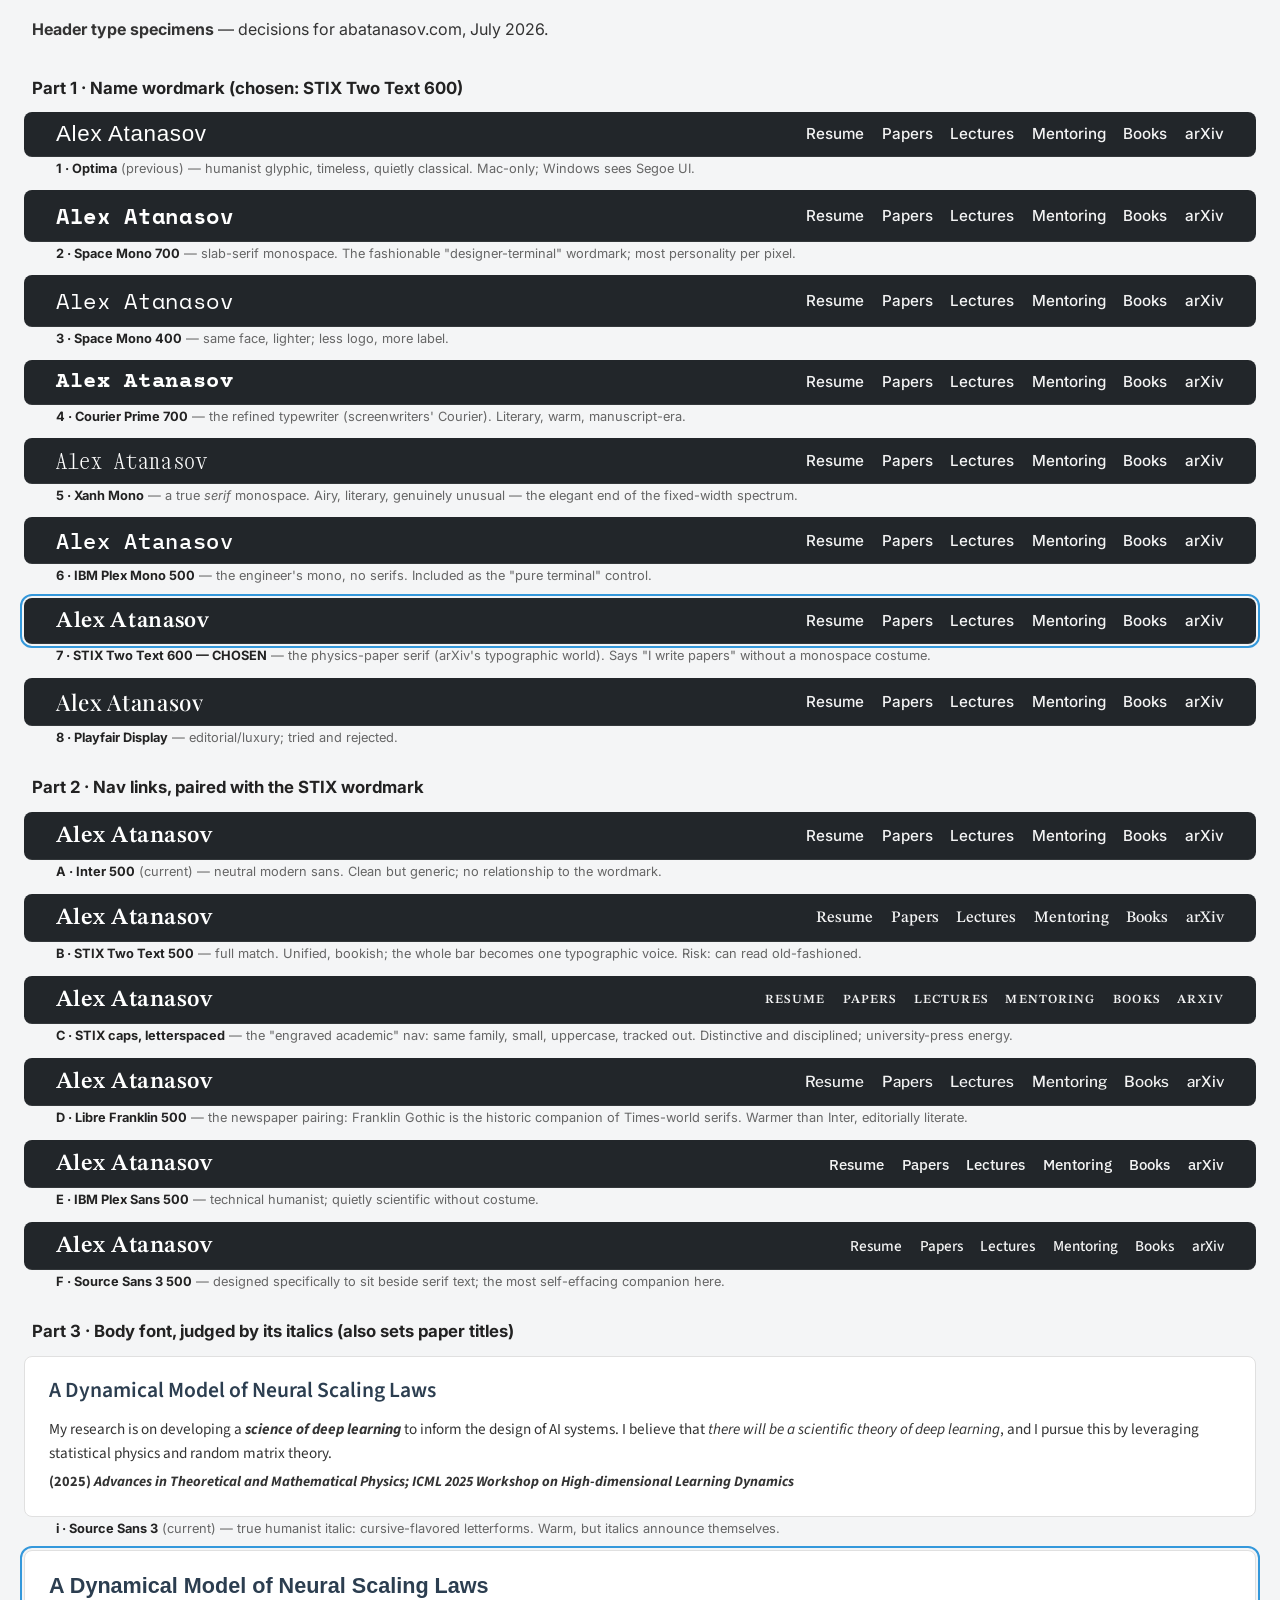
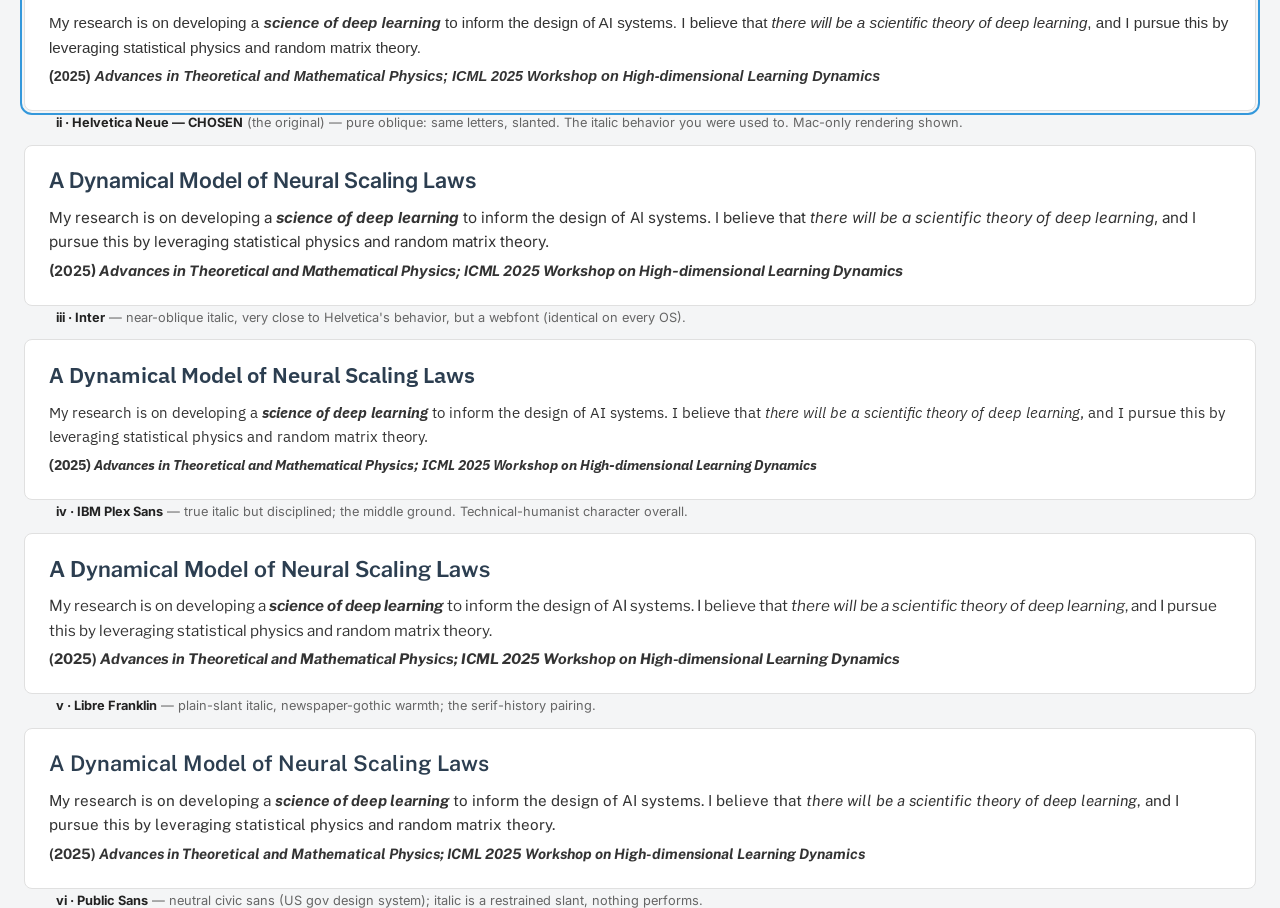
<file: Files/font-palette.html>
<!DOCTYPE html>
<html>
<head>
<meta charset="utf-8">
<title>Header font palette</title>
<link href="https://fonts.googleapis.com/css2?family=Inter:ital,wght@0,400;0,600;1,400&family=Space+Mono:wght@400;700&family=Courier+Prime:wght@400;700&family=Xanh+Mono&family=IBM+Plex+Mono:wght@400;500&family=STIX+Two+Text:wght@500;600&family=Playfair+Display:wght@500&family=Libre+Franklin:ital,wght@0,400;0,600;1,400&family=IBM+Plex+Sans:ital,wght@0,400;0,600;1,400&family=Source+Sans+3:ital,wght@0,400;0,600;1,400&family=Public+Sans:ital,wght@0,400;0,600;1,400&display=swap" rel="stylesheet">
<style>
	body { margin: 0; font-family: Inter, sans-serif; background: #f4f5f6; }
	.intro { padding: 1.2rem 2rem 0.4rem; color: #333; }
	h2 { margin: 2rem 2rem 0; font-size: 1.05rem; color: #222; }
	.bar {
		display: flex; align-items: center; justify-content: space-between;
		background: rgba(16, 20, 24, 0.92); color: #fff;
		padding: 0.55rem 2rem; margin: 0.9rem 1.5rem 0; border-radius: 8px;
		border-bottom: 1px solid rgba(255,255,255,0.08);
	}
	.brand { font-size: 1.4rem; letter-spacing: 0.03em; }
	.stix-brand { font-family: 'STIX Two Text', serif; font-size: 1.45rem; font-weight: 600; letter-spacing: 0.02em; }
	.links { display: flex; gap: 1.1rem; font-size: 0.95rem; font-weight: 500; opacity: 0.95; }
	.label { margin: 0.25rem 1.5rem 0; padding-left: 2rem; font-size: 0.8rem; color: #666; }
	.label b { color: #222; }
	.chosen { outline: 2px solid #3498db; outline-offset: 2px; }
</style>
</head>
<body>
<div class="intro"><b>Header type specimens</b> — decisions for abatanasov.com, July 2026.</div>

<h2>Part 1 · Name wordmark (chosen: STIX Two Text 600)</h2>

<div class="bar"><span class="brand" style="font-family: Optima, 'Segoe UI', sans-serif; font-weight:500;">Alex Atanasov</span>
	<span class="links"><span>Resume</span><span>Papers</span><span>Lectures</span><span>Mentoring</span><span>Books</span><span>arXiv</span></span></div>
<div class="label"><b>1 · Optima</b> (previous) — humanist glyphic, timeless, quietly classical. Mac-only; Windows sees Segoe UI.</div>

<div class="bar"><span class="brand" style="font-family:'Space Mono', monospace; font-weight:700;">Alex Atanasov</span>
	<span class="links"><span>Resume</span><span>Papers</span><span>Lectures</span><span>Mentoring</span><span>Books</span><span>arXiv</span></span></div>
<div class="label"><b>2 · Space Mono 700</b> — slab-serif monospace. The fashionable "designer-terminal" wordmark; most personality per pixel.</div>

<div class="bar"><span class="brand" style="font-family:'Space Mono', monospace; font-weight:400;">Alex Atanasov</span>
	<span class="links"><span>Resume</span><span>Papers</span><span>Lectures</span><span>Mentoring</span><span>Books</span><span>arXiv</span></span></div>
<div class="label"><b>3 · Space Mono 400</b> — same face, lighter; less logo, more label.</div>

<div class="bar"><span class="brand" style="font-family:'Courier Prime', monospace; font-weight:700;">Alex Atanasov</span>
	<span class="links"><span>Resume</span><span>Papers</span><span>Lectures</span><span>Mentoring</span><span>Books</span><span>arXiv</span></span></div>
<div class="label"><b>4 · Courier Prime 700</b> — the refined typewriter (screenwriters' Courier). Literary, warm, manuscript-era.</div>

<div class="bar"><span class="brand" style="font-family:'Xanh Mono', monospace;">Alex Atanasov</span>
	<span class="links"><span>Resume</span><span>Papers</span><span>Lectures</span><span>Mentoring</span><span>Books</span><span>arXiv</span></span></div>
<div class="label"><b>5 · Xanh Mono</b> — a true <i>serif</i> monospace. Airy, literary, genuinely unusual — the elegant end of the fixed-width spectrum.</div>

<div class="bar"><span class="brand" style="font-family:'IBM Plex Mono', monospace; font-weight:500;">Alex Atanasov</span>
	<span class="links"><span>Resume</span><span>Papers</span><span>Lectures</span><span>Mentoring</span><span>Books</span><span>arXiv</span></span></div>
<div class="label"><b>6 · IBM Plex Mono 500</b> — the engineer's mono, no serifs. Included as the "pure terminal" control.</div>

<div class="bar chosen"><span class="brand" style="font-family:'STIX Two Text', serif; font-weight:600;">Alex Atanasov</span>
	<span class="links"><span>Resume</span><span>Papers</span><span>Lectures</span><span>Mentoring</span><span>Books</span><span>arXiv</span></span></div>
<div class="label"><b>7 · STIX Two Text 600 — CHOSEN</b> — the physics-paper serif (arXiv's typographic world). Says "I write papers" without a monospace costume.</div>

<div class="bar"><span class="brand" style="font-family:'Playfair Display', serif; font-weight:500;">Alex Atanasov</span>
	<span class="links"><span>Resume</span><span>Papers</span><span>Lectures</span><span>Mentoring</span><span>Books</span><span>arXiv</span></span></div>
<div class="label"><b>8 · Playfair Display</b> — editorial/luxury; tried and rejected.</div>

<h2>Part 2 · Nav links, paired with the STIX wordmark</h2>

<div class="bar"><span class="stix-brand">Alex Atanasov</span>
	<span class="links" style="font-family: Inter, sans-serif;"><span>Resume</span><span>Papers</span><span>Lectures</span><span>Mentoring</span><span>Books</span><span>arXiv</span></span></div>
<div class="label"><b>A · Inter 500</b> (current) — neutral modern sans. Clean but generic; no relationship to the wordmark.</div>

<div class="bar"><span class="stix-brand">Alex Atanasov</span>
	<span class="links" style="font-family:'STIX Two Text', serif; font-weight: 500; font-size: 1rem;"><span>Resume</span><span>Papers</span><span>Lectures</span><span>Mentoring</span><span>Books</span><span>arXiv</span></span></div>
<div class="label"><b>B · STIX Two Text 500</b> — full match. Unified, bookish; the whole bar becomes one typographic voice. Risk: can read old-fashioned.</div>

<div class="bar"><span class="stix-brand">Alex Atanasov</span>
	<span class="links" style="font-family:'STIX Two Text', serif; font-weight: 600; font-size: 0.78rem; text-transform: uppercase; letter-spacing: 0.09em;"><span>Resume</span><span>Papers</span><span>Lectures</span><span>Mentoring</span><span>Books</span><span>arXiv</span></span></div>
<div class="label"><b>C · STIX caps, letterspaced</b> — the "engraved academic" nav: same family, small, uppercase, tracked out. Distinctive and disciplined; university-press energy.</div>

<div class="bar"><span class="stix-brand">Alex Atanasov</span>
	<span class="links" style="font-family:'Libre Franklin', sans-serif;"><span>Resume</span><span>Papers</span><span>Lectures</span><span>Mentoring</span><span>Books</span><span>arXiv</span></span></div>
<div class="label"><b>D · Libre Franklin 500</b> — the newspaper pairing: Franklin Gothic is the historic companion of Times-world serifs. Warmer than Inter, editorially literate.</div>

<div class="bar"><span class="stix-brand">Alex Atanasov</span>
	<span class="links" style="font-family:'IBM Plex Sans', sans-serif;"><span>Resume</span><span>Papers</span><span>Lectures</span><span>Mentoring</span><span>Books</span><span>arXiv</span></span></div>
<div class="label"><b>E · IBM Plex Sans 500</b> — technical humanist; quietly scientific without costume.</div>

<div class="bar"><span class="stix-brand">Alex Atanasov</span>
	<span class="links" style="font-family:'Source Sans 3', sans-serif;"><span>Resume</span><span>Papers</span><span>Lectures</span><span>Mentoring</span><span>Books</span><span>arXiv</span></span></div>
<div class="label"><b>F · Source Sans 3 500</b> — designed specifically to sit beside serif text; the most self-effacing companion here.</div>

<h2>Part 3 · Body font, judged by its italics (also sets paper titles)</h2>
<style>
	.body-card { background: #fff; border: 1px solid #e0e0e0; border-radius: 8px; padding: 1.1rem 1.5rem; margin: 0.9rem 1.5rem 0; color: #333; line-height: 1.6; }
	.body-card h3 { margin: 0 0 0.5rem; font-size: 1.35rem; font-weight: 600; color: #2c3e50; font-family: inherit; }
	.body-card p { margin: 0.3rem 0; font-size: 0.95rem; }
	.body-card .venue { font-size: 0.9rem; }
</style>

<div class="body-card" style="font-family:'Source Sans 3', sans-serif;">
	<h3>A Dynamical Model of Neural Scaling Laws</h3>
	<p>My research is on developing a <b><i>science of deep learning</i></b> to inform the design of AI systems. I believe that <i>there will be a scientific theory of deep learning</i>, and I pursue this by leveraging statistical physics and random matrix theory.</p>
	<p class="venue"><b>(2025) <i>Advances in Theoretical and Mathematical Physics; ICML 2025 Workshop on High-dimensional Learning Dynamics</i></b></p>
</div>
<div class="label"><b>i · Source Sans 3</b> (current) — true humanist italic: cursive-flavored letterforms. Warm, but italics announce themselves.</div>

<div class="body-card chosen" style="font-family:'Helvetica Neue', Helvetica, Arial, sans-serif;">
	<h3>A Dynamical Model of Neural Scaling Laws</h3>
	<p>My research is on developing a <b><i>science of deep learning</i></b> to inform the design of AI systems. I believe that <i>there will be a scientific theory of deep learning</i>, and I pursue this by leveraging statistical physics and random matrix theory.</p>
	<p class="venue"><b>(2025) <i>Advances in Theoretical and Mathematical Physics; ICML 2025 Workshop on High-dimensional Learning Dynamics</i></b></p>
</div>
<div class="label"><b>ii · Helvetica Neue — CHOSEN</b> (the original) — pure oblique: same letters, slanted. The italic behavior you were used to. Mac-only rendering shown.</div>

<div class="body-card" style="font-family:'Inter', sans-serif;">
	<h3>A Dynamical Model of Neural Scaling Laws</h3>
	<p>My research is on developing a <b><i>science of deep learning</i></b> to inform the design of AI systems. I believe that <i>there will be a scientific theory of deep learning</i>, and I pursue this by leveraging statistical physics and random matrix theory.</p>
	<p class="venue"><b>(2025) <i>Advances in Theoretical and Mathematical Physics; ICML 2025 Workshop on High-dimensional Learning Dynamics</i></b></p>
</div>
<div class="label"><b>iii · Inter</b> — near-oblique italic, very close to Helvetica's behavior, but a webfont (identical on every OS).</div>

<div class="body-card" style="font-family:'IBM Plex Sans', sans-serif;">
	<h3>A Dynamical Model of Neural Scaling Laws</h3>
	<p>My research is on developing a <b><i>science of deep learning</i></b> to inform the design of AI systems. I believe that <i>there will be a scientific theory of deep learning</i>, and I pursue this by leveraging statistical physics and random matrix theory.</p>
	<p class="venue"><b>(2025) <i>Advances in Theoretical and Mathematical Physics; ICML 2025 Workshop on High-dimensional Learning Dynamics</i></b></p>
</div>
<div class="label"><b>iv · IBM Plex Sans</b> — true italic but disciplined; the middle ground. Technical-humanist character overall.</div>

<div class="body-card" style="font-family:'Libre Franklin', sans-serif;">
	<h3>A Dynamical Model of Neural Scaling Laws</h3>
	<p>My research is on developing a <b><i>science of deep learning</i></b> to inform the design of AI systems. I believe that <i>there will be a scientific theory of deep learning</i>, and I pursue this by leveraging statistical physics and random matrix theory.</p>
	<p class="venue"><b>(2025) <i>Advances in Theoretical and Mathematical Physics; ICML 2025 Workshop on High-dimensional Learning Dynamics</i></b></p>
</div>
<div class="label"><b>v · Libre Franklin</b> — plain-slant italic, newspaper-gothic warmth; the serif-history pairing.</div>

<div class="body-card" style="font-family:'Public Sans', sans-serif;">
	<h3>A Dynamical Model of Neural Scaling Laws</h3>
	<p>My research is on developing a <b><i>science of deep learning</i></b> to inform the design of AI systems. I believe that <i>there will be a scientific theory of deep learning</i>, and I pursue this by leveraging statistical physics and random matrix theory.</p>
	<p class="venue"><b>(2025) <i>Advances in Theoretical and Mathematical Physics; ICML 2025 Workshop on High-dimensional Learning Dynamics</i></b></p>
</div>
<div class="label"><b>vi · Public Sans</b> — neutral civic sans (US gov design system); italic is a restrained slant, nothing performs.</div>

</body>
</html>
</file>
